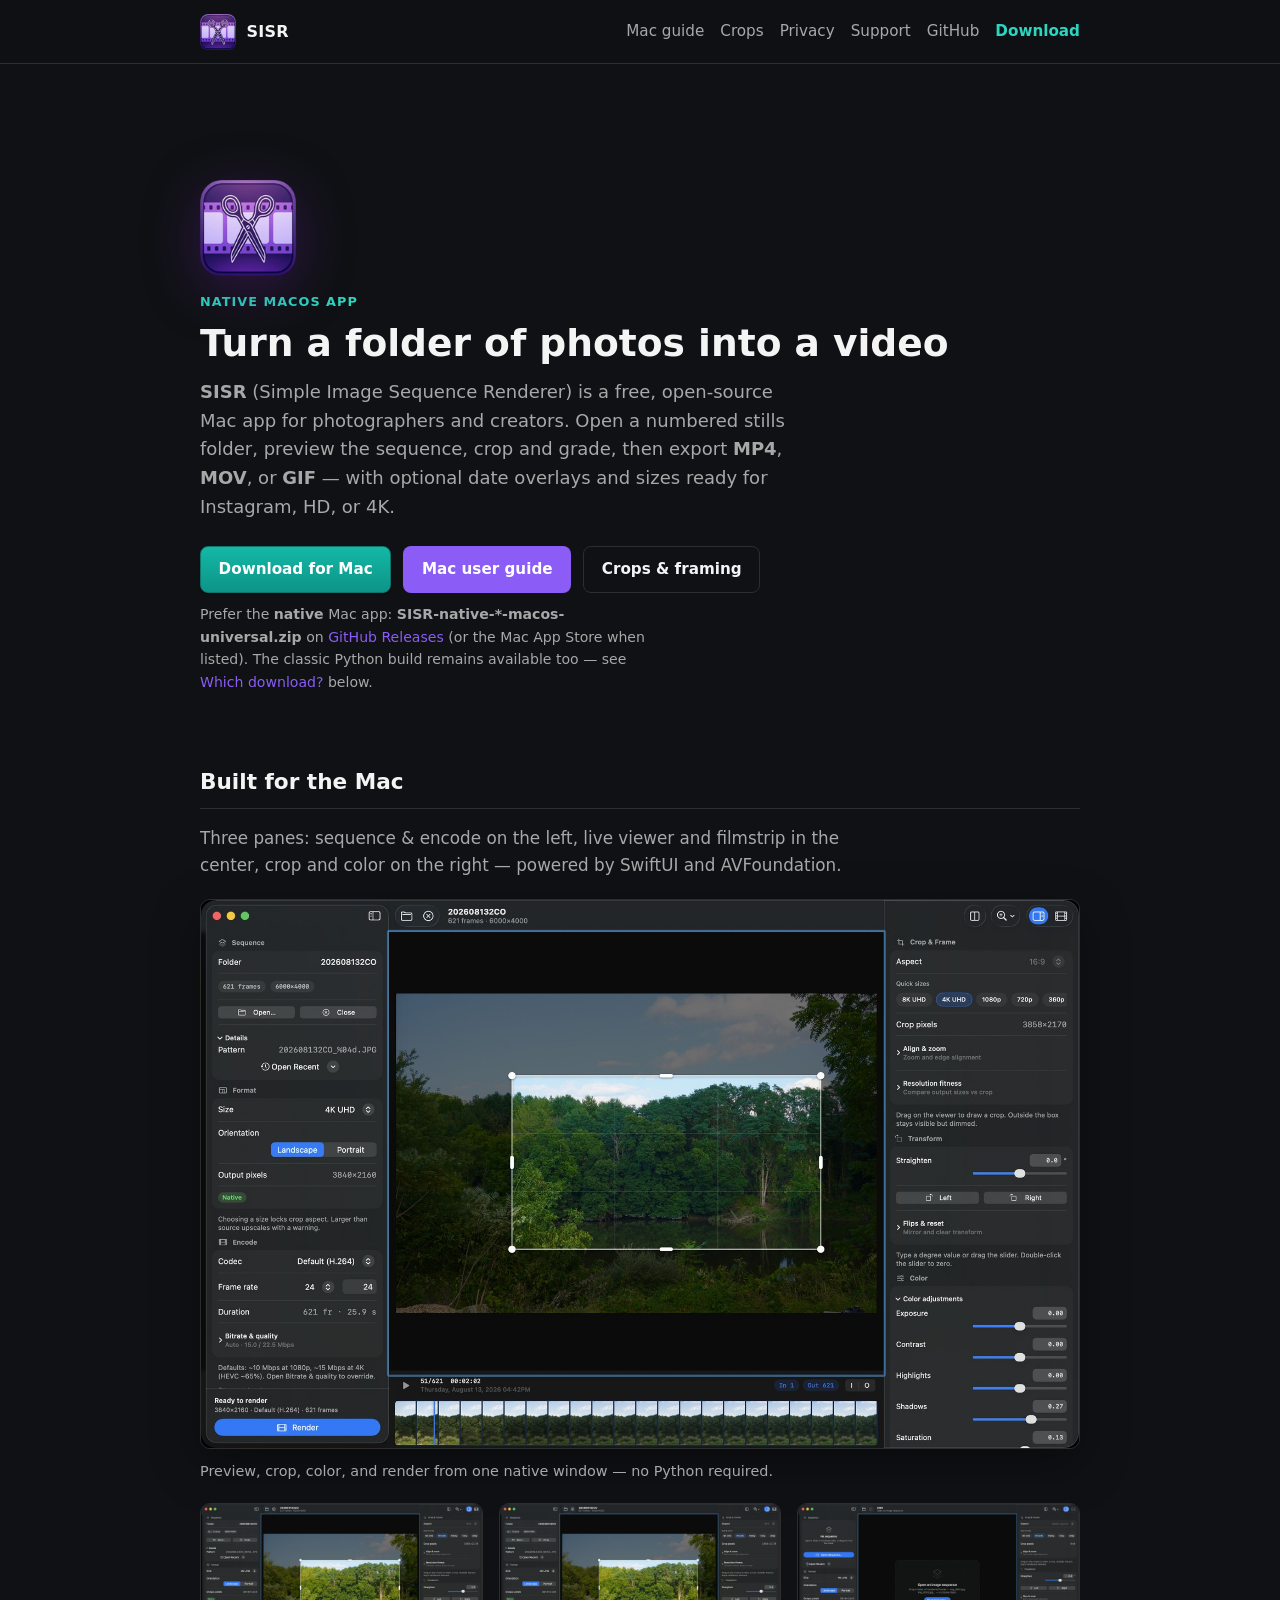
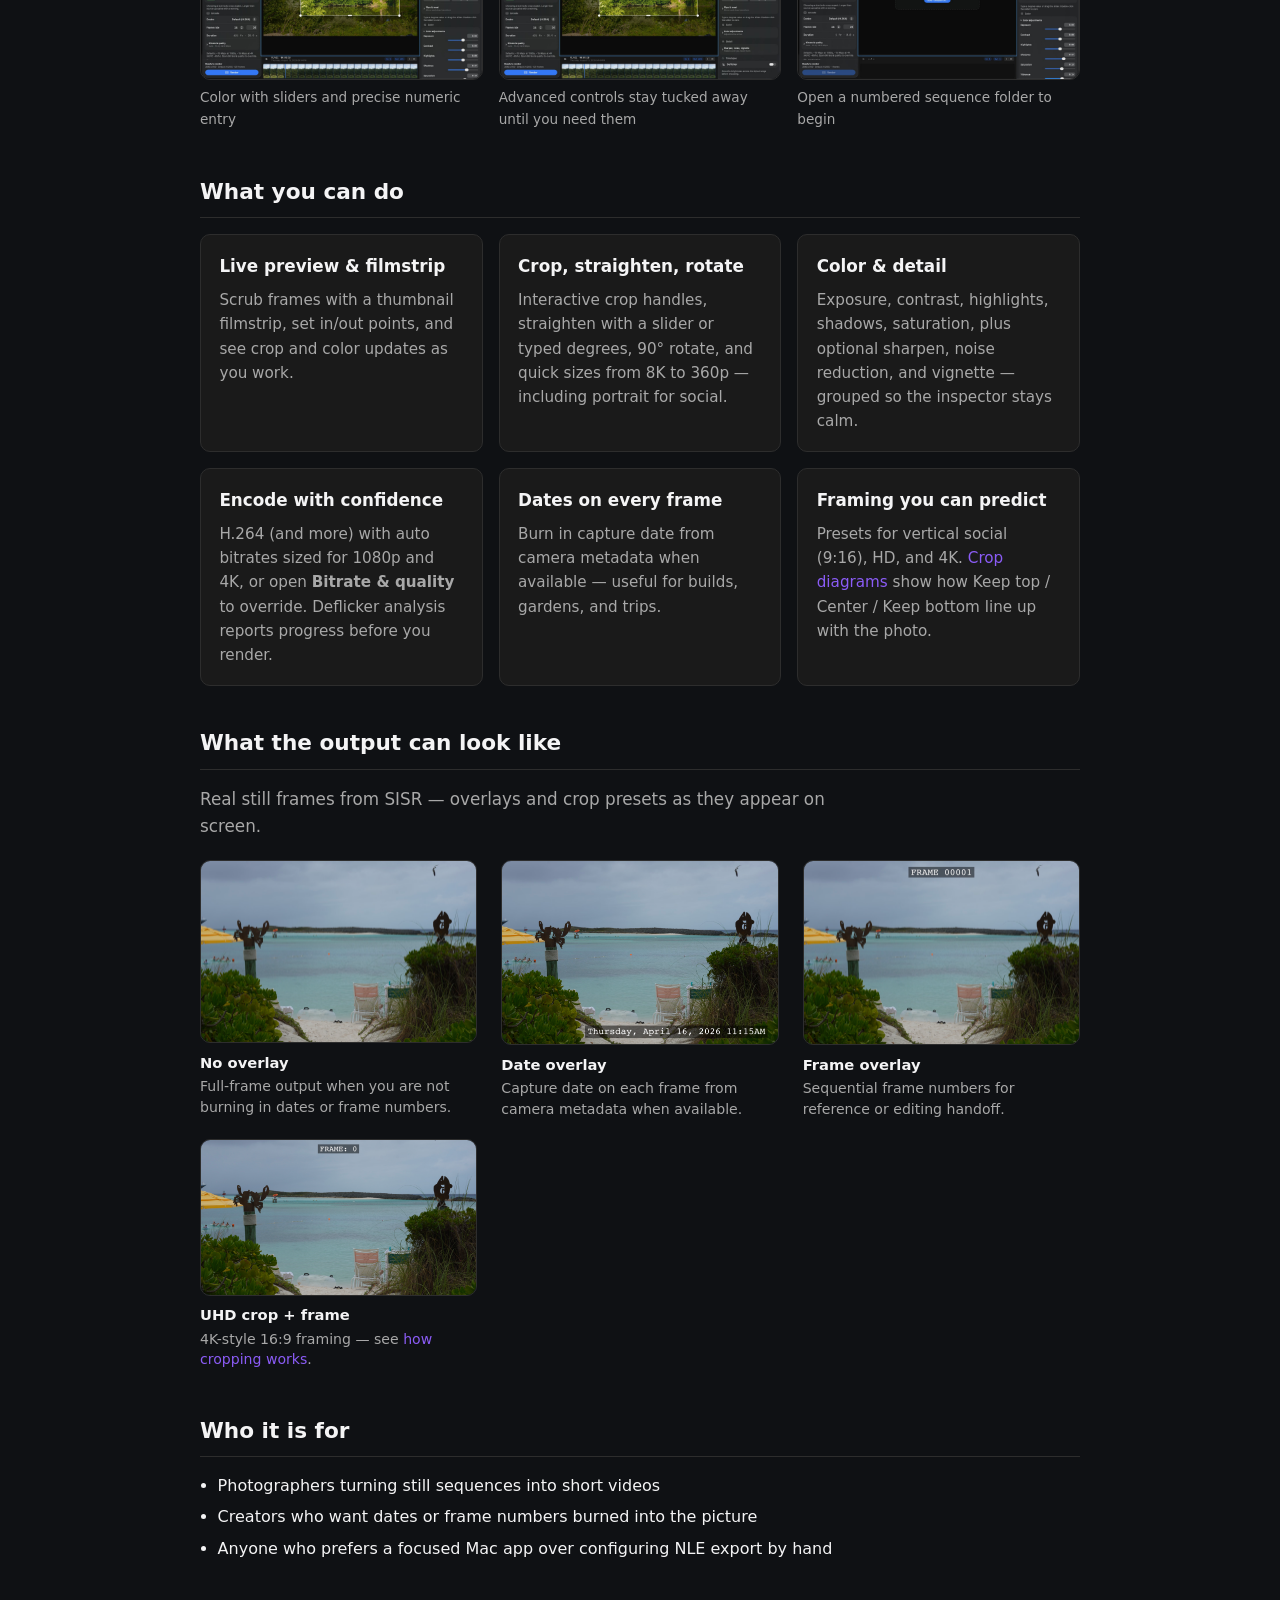
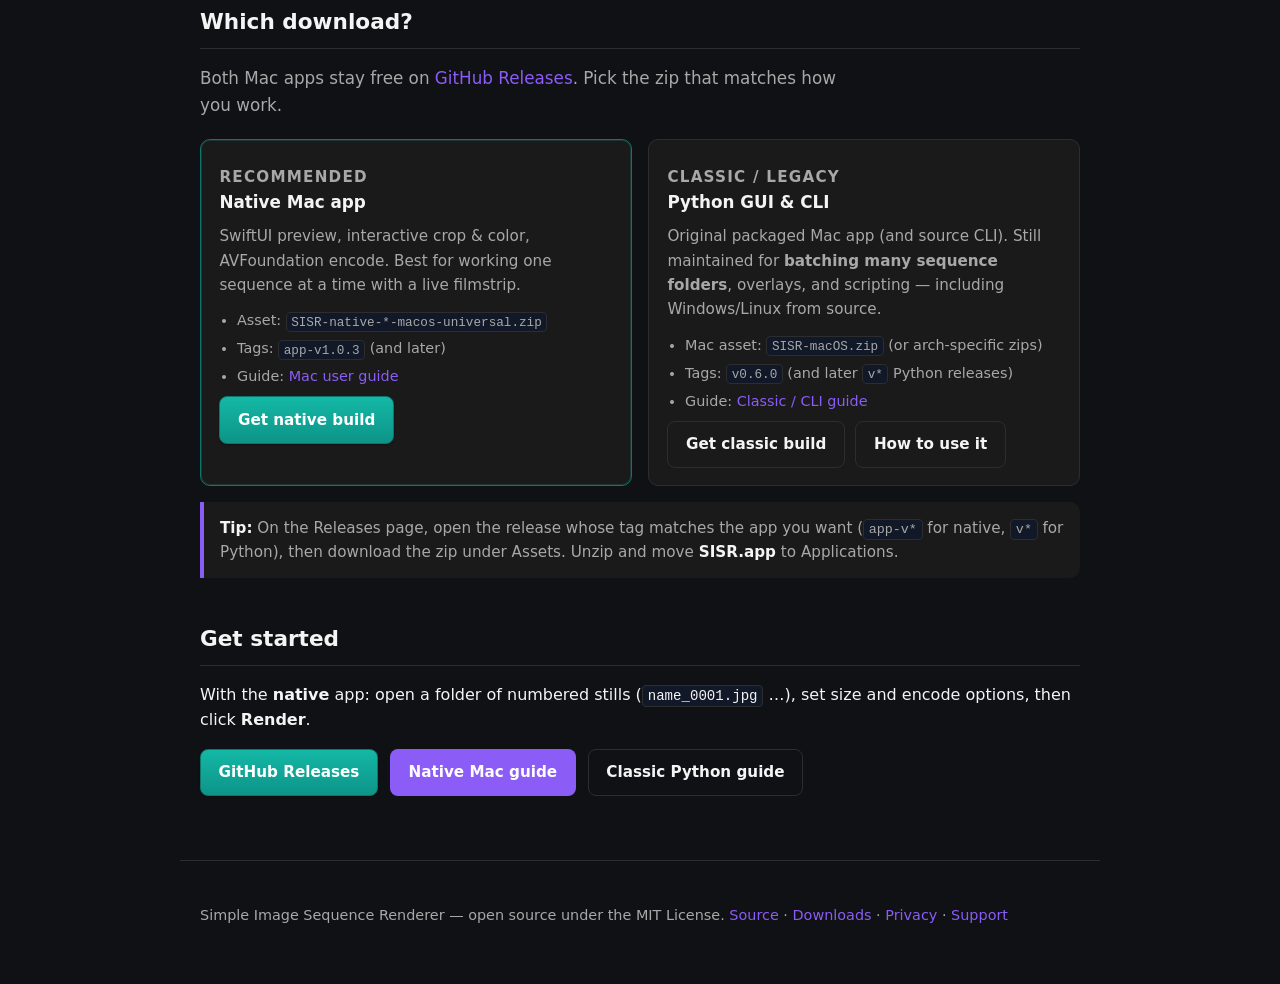
<file: docs/index.html>
<!DOCTYPE html>
<html lang="en">
  <head>
    <meta charset="utf-8" />
    <meta name="viewport" content="width=device-width, initial-scale=1" />
    <title>SISR — Simple Image Sequence Renderer for Mac</title>
    <meta
      name="description"
      content="Native Mac app to turn numbered photo sequences into MP4, MOV, or GIF. Preview, crop, color, and encode with AVFoundation — free and open source."
    />
    <link rel="icon" type="image/png" sizes="32x32" href="assets/favicon-32.png" />
    <link rel="apple-touch-icon" href="assets/icon-128.png" />
    <link rel="stylesheet" href="assets/style.css" />
  </head>
  <body>
    <header class="site-header">
      <div class="site-header__inner">
        <a class="brand" href="index.html" aria-label="SISR home">
          <img
            class="brand__logo"
            src="assets/icon-128.png"
            width="36"
            height="36"
            alt=""
            decoding="async"
          />
          <span>SISR</span>
        </a>
        <nav class="nav" aria-label="Primary">
          <a href="macos-guide.html">Mac guide</a>
          <a href="crops.html">Crops</a>
          <a href="privacy.html">Privacy</a>
          <a href="support.html">Support</a>
          <a href="https://github.com/timelapsetech/sisr">GitHub</a>
          <a class="nav__download" href="https://github.com/timelapsetech/sisr/releases"
            >Download</a
          >
        </nav>
      </div>
    </header>

    <main>
      <section class="hero">
        <p class="hero__logo-wrap">
          <img
            class="hero__logo"
            src="assets/icon-128.png"
            width="96"
            height="96"
            alt=""
            decoding="async"
          />
        </p>
        <p class="eyebrow">Native macOS app</p>
        <h1>Turn a folder of photos into a video</h1>
        <p class="lead">
          <strong>SISR</strong> (Simple Image Sequence Renderer) is a free, open-source Mac
          app for photographers and creators. Open a numbered stills folder, preview the
          sequence, crop and grade, then export <strong>MP4</strong>, <strong>MOV</strong>,
          or <strong>GIF</strong> — with optional date overlays and sizes ready for
          Instagram, HD, or 4K.
        </p>
        <div class="btn-row">
          <a
            class="btn btn--download"
            href="https://github.com/timelapsetech/sisr/releases"
            >Download for Mac</a
          >
          <a class="btn btn--primary" href="macos-guide.html">Mac user guide</a>
          <a class="btn btn--ghost" href="crops.html">Crops &amp; framing</a>
        </div>
        <p class="download-hint">
          Prefer the <strong>native</strong> Mac app:
          <strong>SISR-native-*-macos-universal.zip</strong> on
          <a href="https://github.com/timelapsetech/sisr/releases">GitHub Releases</a>
          (or the Mac App Store when listed). The classic Python build remains available
          too — see <a href="#downloads">Which download?</a> below.
        </p>
      </section>

      <section class="shot-showcase" aria-labelledby="ui-heading">
        <h2 id="ui-heading">Built for the Mac</h2>
        <p class="samples-showcase__lead">
          Three panes: sequence &amp; encode on the left, live viewer and filmstrip in the
          center, crop and color on the right — powered by SwiftUI and AVFoundation.
        </p>
        <figure class="shot-hero">
          <img
            src="assets/screenshots/web-01-workspace.jpg"
            alt="SISR main window with sequence settings, crop overlay, and color adjustments"
            width="1600"
            height="1000"
            decoding="async"
          />
          <figcaption>
            Preview, crop, color, and render from one native window — no Python required.
          </figcaption>
        </figure>
        <div class="shot-grid">
          <figure class="shot-card">
            <img
              src="assets/screenshots/web-03-color.jpg"
              alt="Color adjustments with sliders and numeric fields"
              width="800"
              height="500"
              loading="lazy"
              decoding="async"
            />
            <figcaption>Color with sliders and precise numeric entry</figcaption>
          </figure>
          <figure class="shot-card">
            <img
              src="assets/screenshots/web-05-controls.jpg"
              alt="Progressive disclosure keeps advanced controls collapsed"
              width="800"
              height="500"
              loading="lazy"
              decoding="async"
            />
            <figcaption>Advanced controls stay tucked away until you need them</figcaption>
          </figure>
          <figure class="shot-card">
            <img
              src="assets/screenshots/web-04-empty.jpg"
              alt="Empty state prompting to open a sequence"
              width="800"
              height="500"
              loading="lazy"
              decoding="async"
            />
            <figcaption>Open a numbered sequence folder to begin</figcaption>
          </figure>
        </div>
      </section>

      <section>
        <h2>What you can do</h2>
        <div class="card-grid">
          <article class="card">
            <h3>Live preview &amp; filmstrip</h3>
            <p>
              Scrub frames with a thumbnail filmstrip, set in/out points, and see crop and
              color updates as you work.
            </p>
          </article>
          <article class="card">
            <h3>Crop, straighten, rotate</h3>
            <p>
              Interactive crop handles, straighten with a slider or typed degrees, 90°
              rotate, and quick sizes from 8K to 360p — including portrait for social.
            </p>
          </article>
          <article class="card">
            <h3>Color &amp; detail</h3>
            <p>
              Exposure, contrast, highlights, shadows, saturation, plus optional sharpen,
              noise reduction, and vignette — grouped so the inspector stays calm.
            </p>
          </article>
          <article class="card">
            <h3>Encode with confidence</h3>
            <p>
              H.264 (and more) with auto bitrates sized for 1080p and 4K, or open
              <strong>Bitrate &amp; quality</strong> to override. Deflicker analysis reports
              progress before you render.
            </p>
          </article>
          <article class="card">
            <h3>Dates on every frame</h3>
            <p>
              Burn in capture date from camera metadata when available — useful for builds,
              gardens, and trips.
            </p>
          </article>
          <article class="card">
            <h3>Framing you can predict</h3>
            <p>
              Presets for vertical social (9:16), HD, and 4K.
              <a href="crops.html">Crop diagrams</a> show how Keep top / Center / Keep bottom
              line up with the photo.
            </p>
          </article>
        </div>
      </section>

      <section id="samples" class="samples-showcase" aria-labelledby="samples-heading">
        <h2 id="samples-heading">What the output can look like</h2>
        <p class="samples-showcase__lead">
          Real still frames from SISR — overlays and crop presets as they appear on screen.
        </p>
        <div class="sample-grid">
          <figure class="sample-figure">
            <img
              src="assets/samples/output-clean.png"
              alt="Landscape photograph as a video frame with no text overlay"
              width="1100"
              height="725"
              loading="lazy"
              decoding="async"
            />
            <figcaption>
              <strong>No overlay</strong>
              Full-frame output when you are not burning in dates or frame numbers.
            </figcaption>
          </figure>
          <figure class="sample-figure">
            <img
              src="assets/samples/overlay-date.png"
              alt="Landscape photograph with a date stamp in the corner"
              width="1100"
              height="732"
              loading="lazy"
              decoding="async"
            />
            <figcaption>
              <strong>Date overlay</strong>
              Capture date on each frame from camera metadata when available.
            </figcaption>
          </figure>
          <figure class="sample-figure">
            <img
              src="assets/samples/overlay-frame.png"
              alt="Landscape photograph with a frame number in the corner"
              width="1100"
              height="733"
              loading="lazy"
              decoding="async"
            />
            <figcaption>
              <strong>Frame overlay</strong>
              Sequential frame numbers for reference or editing handoff.
            </figcaption>
          </figure>
          <figure class="sample-figure">
            <img
              src="assets/samples/crop-uhd-frame.png"
              alt="Wide landscape in 16:9 with a frame number overlay"
              width="1100"
              height="617"
              loading="lazy"
              decoding="async"
            />
            <figcaption>
              <strong>UHD crop + frame</strong>
              4K-style 16:9 framing — see <a href="crops.html">how cropping works</a>.
            </figcaption>
          </figure>
        </div>
      </section>

      <section>
        <h2>Who it is for</h2>
        <ul>
          <li>Photographers turning still sequences into short videos</li>
          <li>Creators who want dates or frame numbers burned into the picture</li>
          <li>Anyone who prefers a focused Mac app over configuring NLE export by hand</li>
        </ul>
      </section>

      <section id="downloads">
        <h2>Which download?</h2>
        <p class="samples-showcase__lead">
          Both Mac apps stay free on
          <a href="https://github.com/timelapsetech/sisr/releases">GitHub Releases</a>.
          Pick the zip that matches how you work.
        </p>
        <div class="card-grid">
          <article class="card card--accent">
            <p class="card__eyebrow">Recommended</p>
            <h3>Native Mac app</h3>
            <p>
              SwiftUI preview, interactive crop &amp; color, AVFoundation encode. Best for
              working one sequence at a time with a live filmstrip.
            </p>
            <ul class="card__list">
              <li>Asset: <code>SISR-native-*-macos-universal.zip</code></li>
              <li>Tags: <code>app-v1.0.3</code> (and later)</li>
              <li>Guide: <a href="macos-guide.html">Mac user guide</a></li>
            </ul>
            <p class="card__actions">
              <a
                class="btn btn--download"
                href="https://github.com/timelapsetech/sisr/releases"
                >Get native build</a
              >
            </p>
          </article>
          <article class="card">
            <p class="card__eyebrow">Classic / legacy</p>
            <h3>Python GUI &amp; CLI</h3>
            <p>
              Original packaged Mac app (and source CLI). Still maintained for
              <strong>batching many sequence folders</strong>, overlays, and scripting —
              including Windows/Linux from source.
            </p>
            <ul class="card__list">
              <li>Mac asset: <code>SISR-macOS.zip</code> (or arch-specific zips)</li>
              <li>Tags: <code>v0.6.0</code> (and later <code>v*</code> Python releases)</li>
              <li>Guide: <a href="guide.html">Classic / CLI guide</a></li>
            </ul>
            <p class="card__actions">
              <a
                class="btn btn--ghost"
                href="https://github.com/timelapsetech/sisr/releases"
                >Get classic build</a
              >
              <a class="btn btn--ghost" href="guide.html">How to use it</a>
            </p>
          </article>
        </div>
        <p class="callout">
          <strong>Tip:</strong> On the Releases page, open the release whose tag matches the
          app you want (<code>app-v*</code> for native, <code>v*</code> for Python), then
          download the zip under Assets. Unzip and move <strong>SISR.app</strong> to
          Applications.
        </p>
      </section>

      <section>
        <h2>Get started</h2>
        <p>
          With the <strong>native</strong> app: open a folder of numbered stills
          (<code>name_0001.jpg</code> …), set size and encode options, then click
          <strong>Render</strong>.
        </p>
        <div class="download-inline">
          <a
            class="btn btn--download"
            href="https://github.com/timelapsetech/sisr/releases"
            >GitHub Releases</a
          >
          <a class="btn btn--primary" href="macos-guide.html">Native Mac guide</a>
          <a class="btn btn--ghost" href="guide.html">Classic Python guide</a>
        </div>
      </section>
    </main>

    <footer class="site-footer">
      <p>
        Simple Image Sequence Renderer — open source under the MIT License.
        <a href="https://github.com/timelapsetech/sisr">Source</a>
        ·
        <a href="https://github.com/timelapsetech/sisr/releases">Downloads</a>
        ·
        <a href="privacy.html">Privacy</a>
        ·
        <a href="support.html">Support</a>
      </p>
    </footer>
  </body>
</html>
</file>
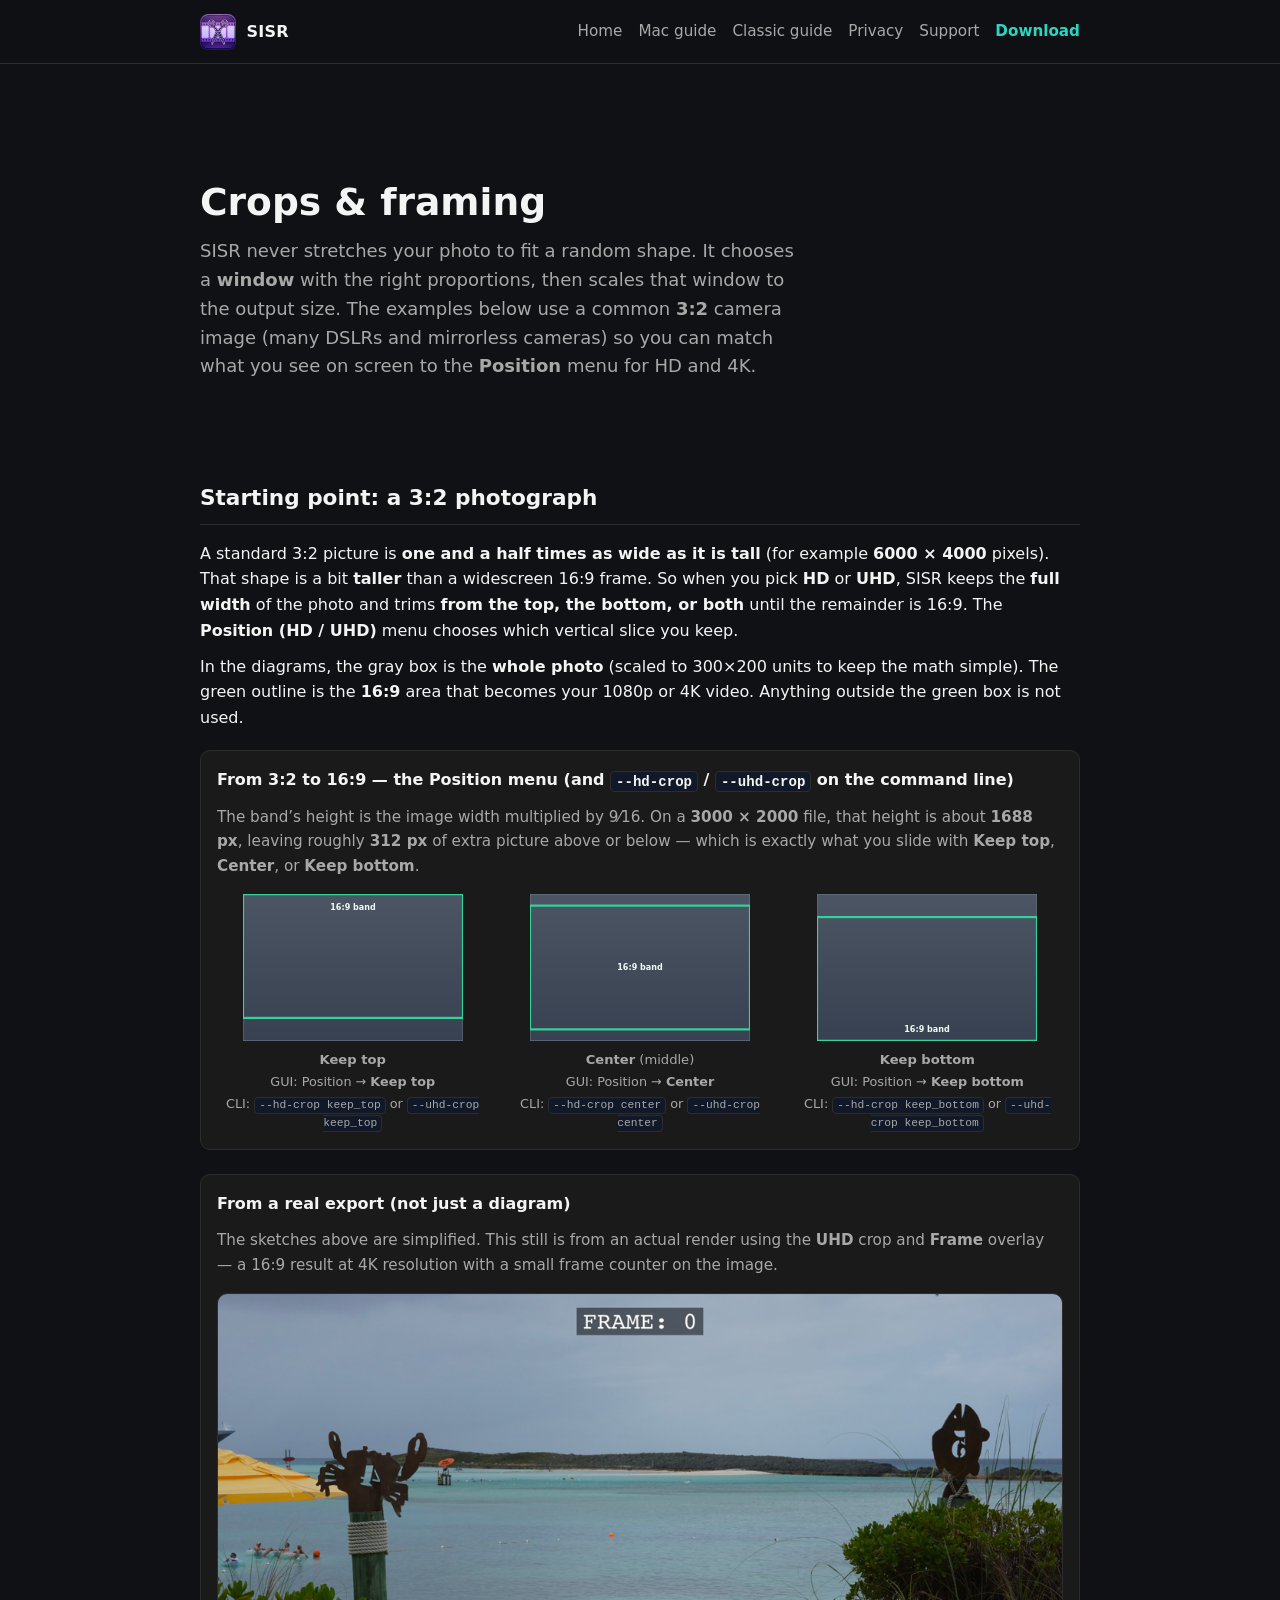
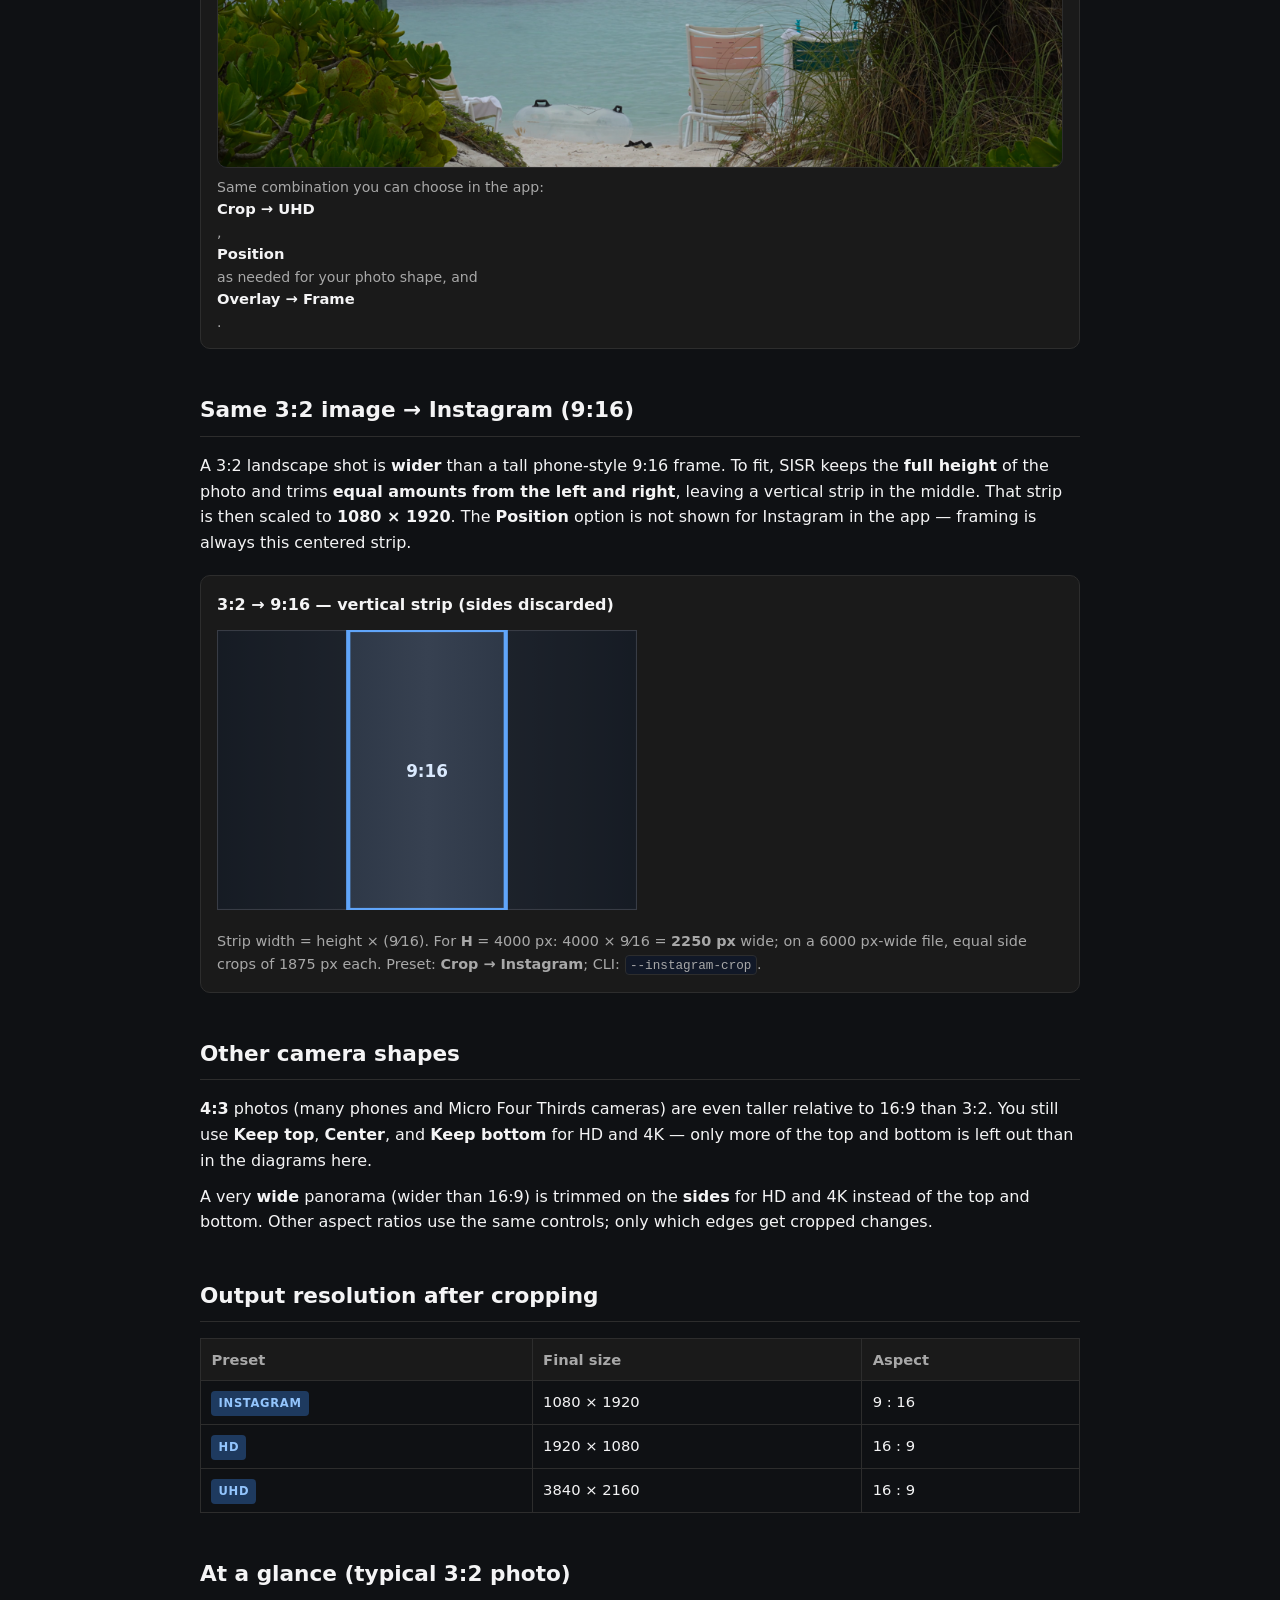
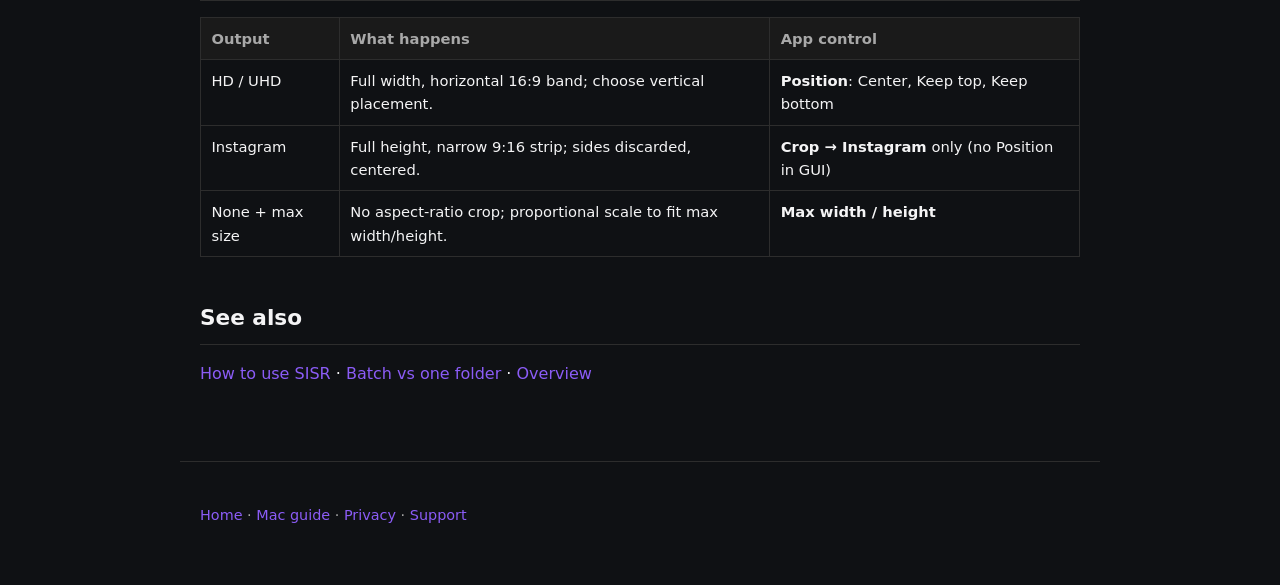
<file: docs/crops.html>
<!DOCTYPE html>
<html lang="en">
  <head>
    <meta charset="utf-8" />
    <meta name="viewport" content="width=device-width, initial-scale=1" />
    <title>Crops &amp; framing — SISR</title>
    <meta
      name="description"
      content="See how a typical 3:2 camera photo is cropped for HD, 4K, or Instagram in SISR, and how Keep top, Center, and Keep bottom line up with the app."
    />
    <link rel="icon" type="image/png" sizes="32x32" href="assets/favicon-32.png" />
    <link rel="apple-touch-icon" href="assets/icon-128.png" />
    <link rel="stylesheet" href="assets/style.css" />
  </head>
  <body>
    <header class="site-header">
      <div class="site-header__inner">
        <a class="brand" href="index.html" aria-label="SISR home">
          <img
            class="brand__logo"
            src="assets/icon-128.png"
            width="36"
            height="36"
            alt=""
            decoding="async"
          />
          <span>SISR</span>
        </a>
        <nav class="nav" aria-label="Primary">
          <a href="index.html">Home</a>
          <a href="macos-guide.html">Mac guide</a>
          <a href="guide.html">Classic guide</a>
          <a href="privacy.html">Privacy</a>
          <a href="support.html">Support</a>
          <a class="nav__download" href="https://github.com/timelapsetech/sisr/releases">Download</a>
        </nav>
      </div>
    </header>

    <main>
      <section class="hero">
        <h1>Crops &amp; framing</h1>
        <p class="lead">
          SISR never stretches your photo to fit a random shape. It chooses a
          <strong>window</strong> with the right proportions, then scales that window to the
          output size. The examples below use a common <strong>3:2</strong> camera image
          (many DSLRs and mirrorless cameras) so you can match what you see on screen to the
          <strong>Position</strong> menu for HD and 4K.
        </p>
      </section>

      <section id="photography-32">
        <h2>Starting point: a 3:2 photograph</h2>
        <p>
          A standard 3:2 picture is <strong>one and a half times as wide as it is tall</strong>
          (for example <strong>6000 × 4000</strong> pixels). That shape is a bit
          <strong>taller</strong> than a widescreen 16:9 frame. So when you pick
          <strong>HD</strong> or <strong>UHD</strong>, SISR keeps the <strong>full width</strong>
          of the photo and trims <strong>from the top, the bottom, or both</strong> until the
          remainder is 16:9. The <strong>Position (HD / UHD)</strong> menu chooses which
          vertical slice you keep.
        </p>
        <p>
          In the diagrams, the gray box is the <strong>whole photo</strong> (scaled to 300×200
          units to keep the math simple). The green outline is the <strong>16:9</strong> area
          that becomes your 1080p or 4K video. Anything outside the green box is not used.
        </p>

        <div class="figure">
          <p class="figure__title">
            From 3:2 to 16:9 — the <strong>Position</strong> menu (and
            <code>--hd-crop</code> / <code>--uhd-crop</code> on the command line)
          </p>
          <p class="figure__intro">
            The band’s height is the image width multiplied by 9⁄16. On a
            <strong>3000 × 2000</strong> file, that height is about <strong>1688 px</strong>,
            leaving roughly <strong>312 px</strong> of extra picture above or below — which
            is exactly what you slide with <strong>Keep top</strong>, <strong>Center</strong>,
            or <strong>Keep bottom</strong>.
          </p>
          <div class="diagram-row">
            <div class="diagram-box">
              <svg
                viewBox="0 0 300 200"
                width="220"
                height="147"
                role="img"
                aria-labelledby="hd-top-title"
              >
                <title id="hd-top-title">3:2 image with 16:9 band at top, Keep top</title>
                <defs>
                  <linearGradient id="ph32-a" x1="0" y1="0" x2="0" y2="1">
                    <stop offset="0%" stop-color="#4b5563" />
                    <stop offset="100%" stop-color="#374151" />
                  </linearGradient>
                </defs>
                <rect x="0" y="0" width="300" height="200" fill="url(#ph32-a)" stroke="#6b7280" stroke-width="1.5" />
                <rect x="0" y="0" width="300" height="168.75" fill="none" stroke="#34d399" stroke-width="3" />
                <text x="150" y="22" text-anchor="middle" fill="#ecfdf5" font-size="11" font-family="system-ui,sans-serif" font-weight="600">16:9 band</text>
              </svg>
              <div class="diagram-label">
                <strong>Keep top</strong><br />
                <span class="app-map">GUI: Position → <strong>Keep top</strong></span><br />
                <span class="app-map">CLI: <code>--hd-crop keep_top</code> or <code>--uhd-crop keep_top</code></span>
              </div>
            </div>
            <div class="diagram-box">
              <svg
                viewBox="0 0 300 200"
                width="220"
                height="147"
                role="img"
                aria-labelledby="hd-mid-title"
              >
                <title id="hd-mid-title">3:2 image with 16:9 band centered</title>
                <defs>
                  <linearGradient id="ph32-b" x1="0" y1="0" x2="0" y2="1">
                    <stop offset="0%" stop-color="#4b5563" />
                    <stop offset="100%" stop-color="#374151" />
                  </linearGradient>
                </defs>
                <rect x="0" y="0" width="300" height="200" fill="url(#ph32-b)" stroke="#6b7280" stroke-width="1.5" />
                <rect x="0" y="15.625" width="300" height="168.75" fill="none" stroke="#34d399" stroke-width="3" />
                <text x="150" y="104" text-anchor="middle" fill="#ecfdf5" font-size="11" font-family="system-ui,sans-serif" font-weight="600">16:9 band</text>
              </svg>
              <div class="diagram-label">
                <strong>Center</strong> (middle)<br />
                <span class="app-map">GUI: Position → <strong>Center</strong></span><br />
                <span class="app-map">CLI: <code>--hd-crop center</code> or <code>--uhd-crop center</code></span>
              </div>
            </div>
            <div class="diagram-box">
              <svg
                viewBox="0 0 300 200"
                width="220"
                height="147"
                role="img"
                aria-labelledby="hd-bot-title"
              >
                <title id="hd-bot-title">3:2 image with 16:9 band at bottom, Keep bottom</title>
                <defs>
                  <linearGradient id="ph32-c" x1="0" y1="0" x2="0" y2="1">
                    <stop offset="0%" stop-color="#4b5563" />
                    <stop offset="100%" stop-color="#374151" />
                  </linearGradient>
                </defs>
                <rect x="0" y="0" width="300" height="200" fill="url(#ph32-c)" stroke="#6b7280" stroke-width="1.5" />
                <rect x="0" y="31.25" width="300" height="168.75" fill="none" stroke="#34d399" stroke-width="3" />
                <text x="150" y="188" text-anchor="middle" fill="#ecfdf5" font-size="11" font-family="system-ui,sans-serif" font-weight="600">16:9 band</text>
              </svg>
              <div class="diagram-label">
                <strong>Keep bottom</strong><br />
                <span class="app-map">GUI: Position → <strong>Keep bottom</strong></span><br />
                <span class="app-map">CLI: <code>--hd-crop keep_bottom</code> or <code>--uhd-crop keep_bottom</code></span>
              </div>
            </div>
          </div>
        </div>

        <div class="figure sample-realshot">
          <p class="figure__title">From a real export (not just a diagram)</p>
          <p class="figure__intro">
            The sketches above are simplified. This still is from an actual render using the
            <strong>UHD</strong> crop and <strong>Frame</strong> overlay — a 16:9 result at
            4K resolution with a small frame counter on the image.
          </p>
          <figure class="sample-figure">
            <img
              src="assets/samples/crop-uhd-frame.png"
              alt="Exported video frame showing wide 16:9 landscape with frame number overlay"
              width="1100"
              height="617"
              loading="lazy"
              decoding="async"
            />
            <figcaption>
              Same combination you can choose in the app: <strong>Crop → UHD</strong>,
              <strong>Position</strong> as needed for your photo shape, and
              <strong>Overlay → Frame</strong>.
            </figcaption>
          </figure>
        </div>
      </section>

      <section id="ig-32">
        <h2>Same 3:2 image → Instagram (9:16)</h2>
        <p>
          A 3:2 landscape shot is <strong>wider</strong> than a tall phone-style 9:16 frame.
          To fit, SISR keeps the <strong>full height</strong> of the photo and trims
          <strong>equal amounts from the left and right</strong>, leaving a vertical strip in
          the middle. That strip is then scaled to <strong>1080 × 1920</strong>. The
          <strong>Position</strong> option is not shown for Instagram in the app — framing is
          always this centered strip.
        </p>

        <div class="figure">
          <p class="figure__title">3:2 → 9:16 — vertical strip (sides discarded)</p>
          <svg
            viewBox="0 0 300 200"
            width="100%"
            style="max-width: 420px"
            role="img"
            aria-labelledby="ig32-title"
          >
            <title id="ig32-title">3:2 frame with centered 9:16 strip</title>
            <defs>
              <linearGradient id="ph32-ig" x1="0" y1="0" x2="1" y2="0">
                <stop offset="0%" stop-color="#1f2937" />
                <stop offset="50%" stop-color="#374151" />
                <stop offset="100%" stop-color="#1f2937" />
              </linearGradient>
            </defs>
            <rect x="0" y="0" width="300" height="200" fill="url(#ph32-ig)" stroke="#6b7280" stroke-width="1.5" />
            <rect x="0" y="0" width="93.75" height="200" fill="#0f1114" opacity="0.55" />
            <rect x="206.25" y="0" width="93.75" height="200" fill="#0f1114" opacity="0.55" />
            <rect x="93.75" y="0" width="112.5" height="200" fill="none" stroke="#60a5fa" stroke-width="3" />
            <text x="150" y="105" text-anchor="middle" fill="#dbeafe" font-size="12" font-family="system-ui,sans-serif" font-weight="600">9:16</text>
          </svg>
          <p class="figure__caption">
            Strip width = height × (9⁄16). For <strong>H</strong> = 4000 px:
            4000 × 9⁄16 = <strong>2250 px</strong> wide; on a 6000 px-wide file, equal side
            crops of 1875 px each. Preset: <strong>Crop → Instagram</strong>; CLI:
            <code>--instagram-crop</code>.
          </p>
        </div>
      </section>

      <section id="other-aspects">
        <h2>Other camera shapes</h2>
        <p>
          <strong>4:3</strong> photos (many phones and Micro Four Thirds cameras) are even taller
          relative to 16:9 than 3:2. You still use <strong>Keep top</strong>,
          <strong>Center</strong>, and <strong>Keep bottom</strong> for HD and 4K — only more
          of the top and bottom is left out than in the diagrams here.
        </p>
        <p>
          A very <strong>wide</strong> panorama (wider than 16:9) is trimmed on the
          <strong>sides</strong> for HD and 4K instead of the top and bottom. Other aspect
          ratios use the same controls; only which edges get cropped changes.
        </p>
      </section>

      <section id="presets">
        <h2>Output resolution after cropping</h2>
        <table>
          <thead>
            <tr>
              <th>Preset</th>
              <th>Final size</th>
              <th>Aspect</th>
            </tr>
          </thead>
          <tbody>
            <tr>
              <td><span class="badge">Instagram</span></td>
              <td>1080 × 1920</td>
              <td>9 : 16</td>
            </tr>
            <tr>
              <td><span class="badge">HD</span></td>
              <td>1920 × 1080</td>
              <td>16 : 9</td>
            </tr>
            <tr>
              <td><span class="badge">UHD</span></td>
              <td>3840 × 2160</td>
              <td>16 : 9</td>
            </tr>
          </tbody>
        </table>
      </section>

      <section id="summary">
        <h2>At a glance (typical 3:2 photo)</h2>
        <table>
          <thead>
            <tr>
              <th>Output</th>
              <th>What happens</th>
              <th>App control</th>
            </tr>
          </thead>
          <tbody>
            <tr>
              <td>HD / UHD</td>
              <td>Full width, horizontal 16:9 band; choose vertical placement.</td>
              <td><strong>Position</strong>: Center, Keep top, Keep bottom</td>
            </tr>
            <tr>
              <td>Instagram</td>
              <td>Full height, narrow 9:16 strip; sides discarded, centered.</td>
              <td><strong>Crop → Instagram</strong> only (no Position in GUI)</td>
            </tr>
            <tr>
              <td>None + max size</td>
              <td>No aspect-ratio crop; proportional scale to fit max width/height.</td>
              <td><strong>Max width / height</strong></td>
            </tr>
          </tbody>
        </table>
      </section>

      <section>
        <h2>See also</h2>
        <p>
          <a href="guide.html">How to use SISR</a>
          ·
          <a href="guide.html#folders">Batch vs one folder</a>
          ·
          <a href="index.html">Overview</a>
        </p>
      </section>
    </main>

    <footer class="site-footer">
      <p>
        <a href="index.html">Home</a>
        ·
        <a href="macos-guide.html">Mac guide</a>
        ·
        <a href="privacy.html">Privacy</a>
        ·
        <a href="support.html">Support</a>
      </p>
    </footer>
  </body>
</html>
</file>
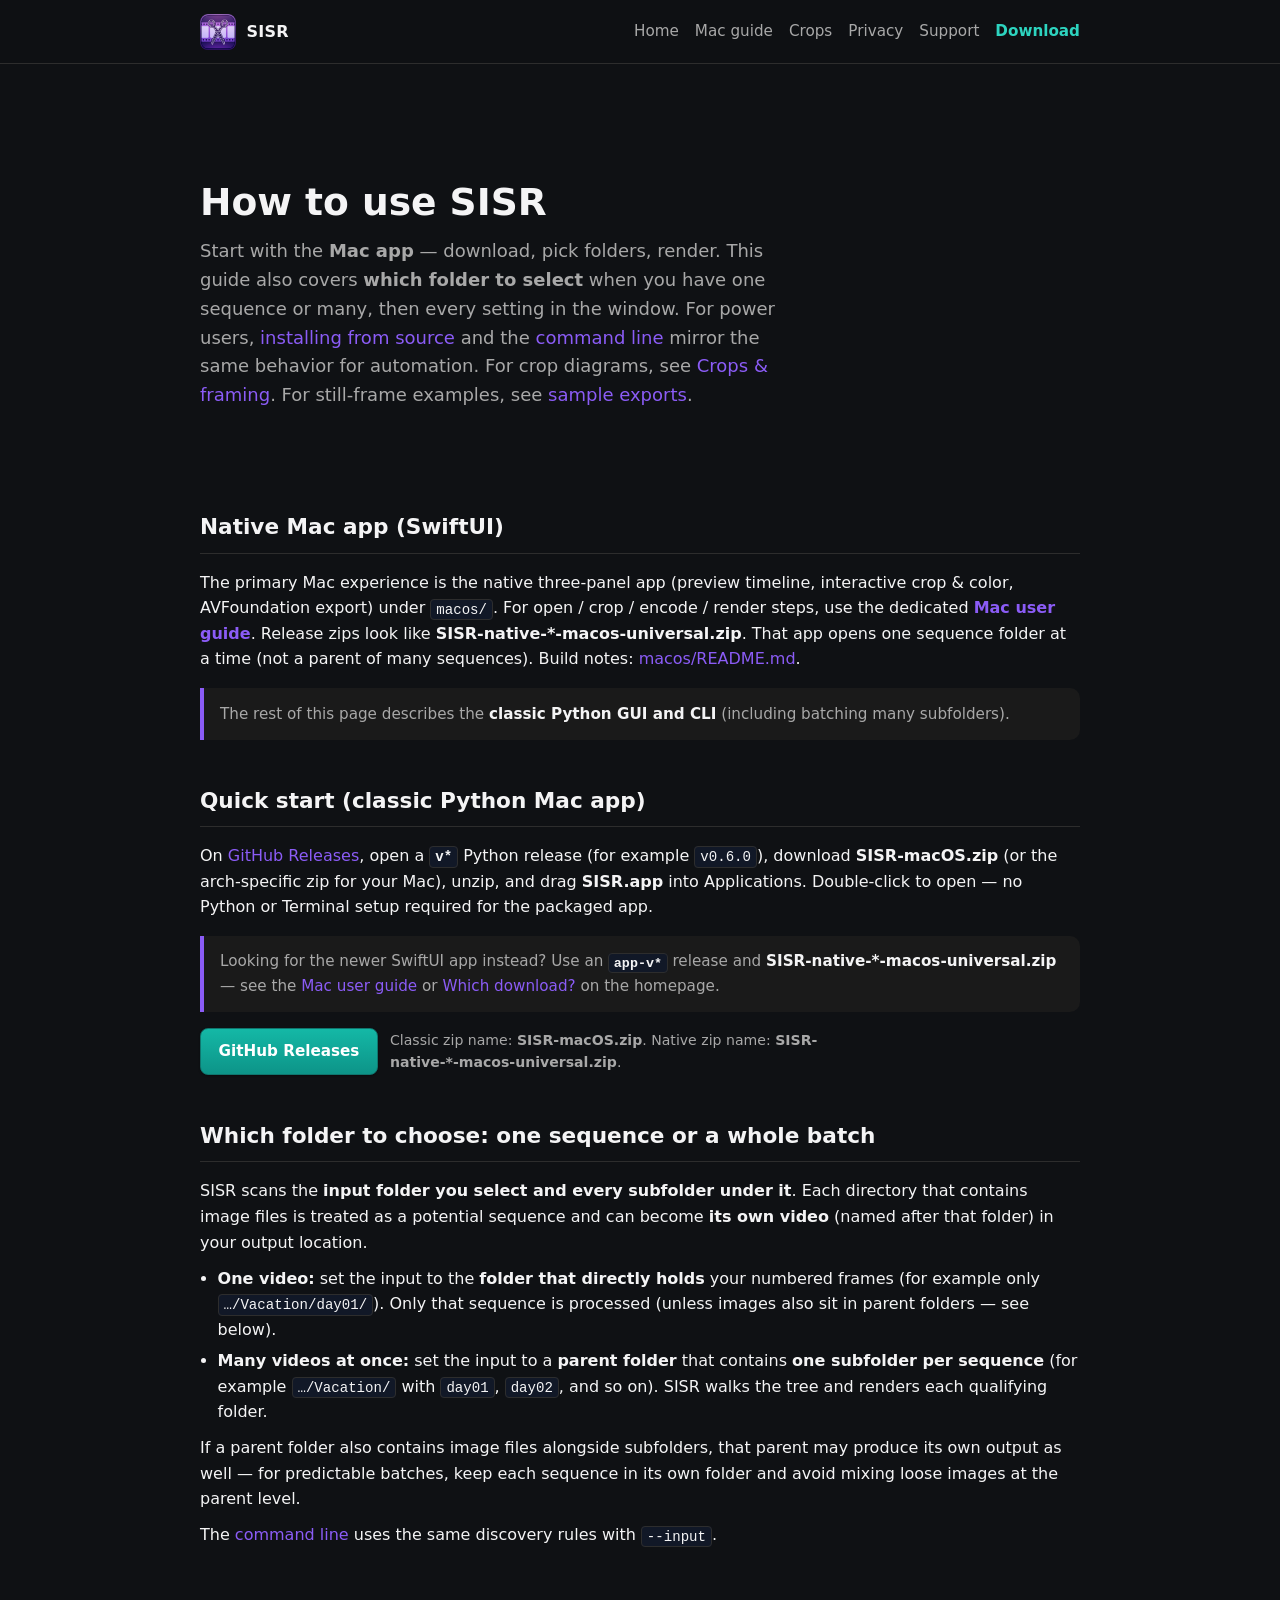
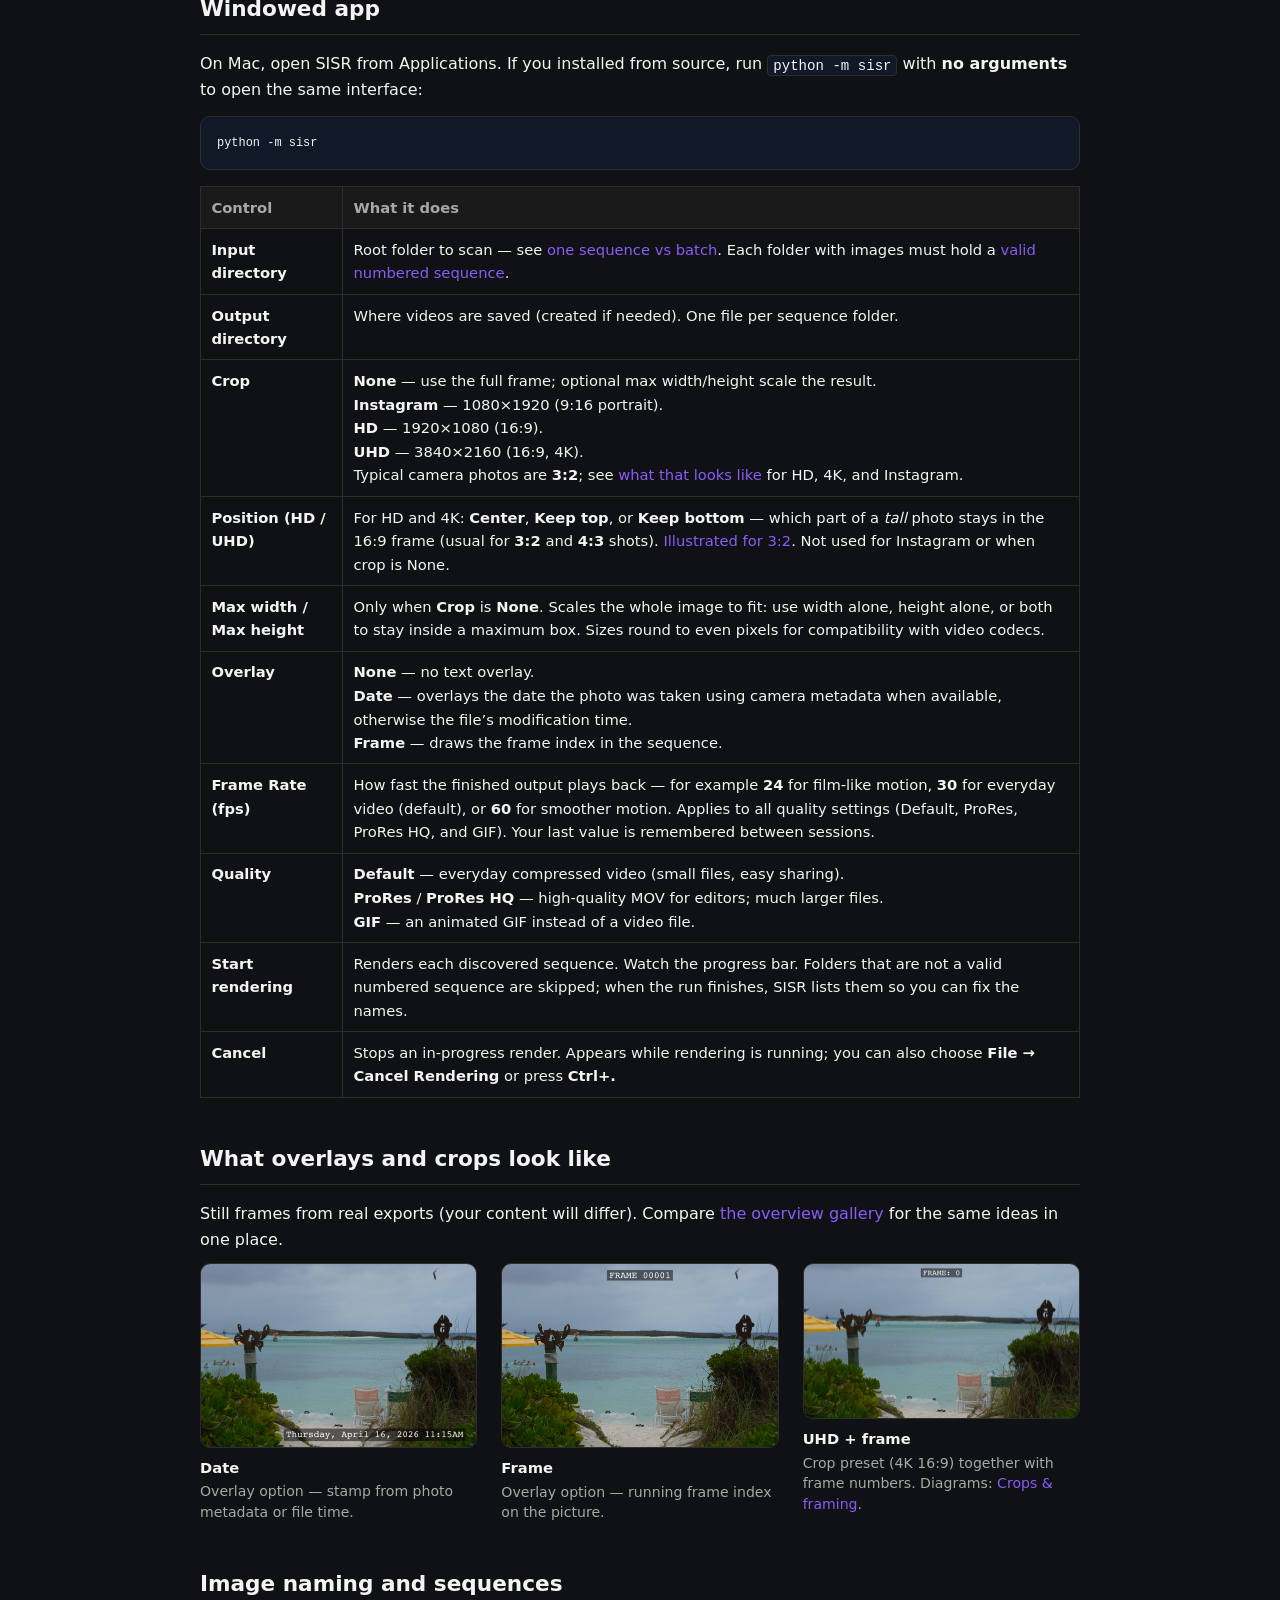
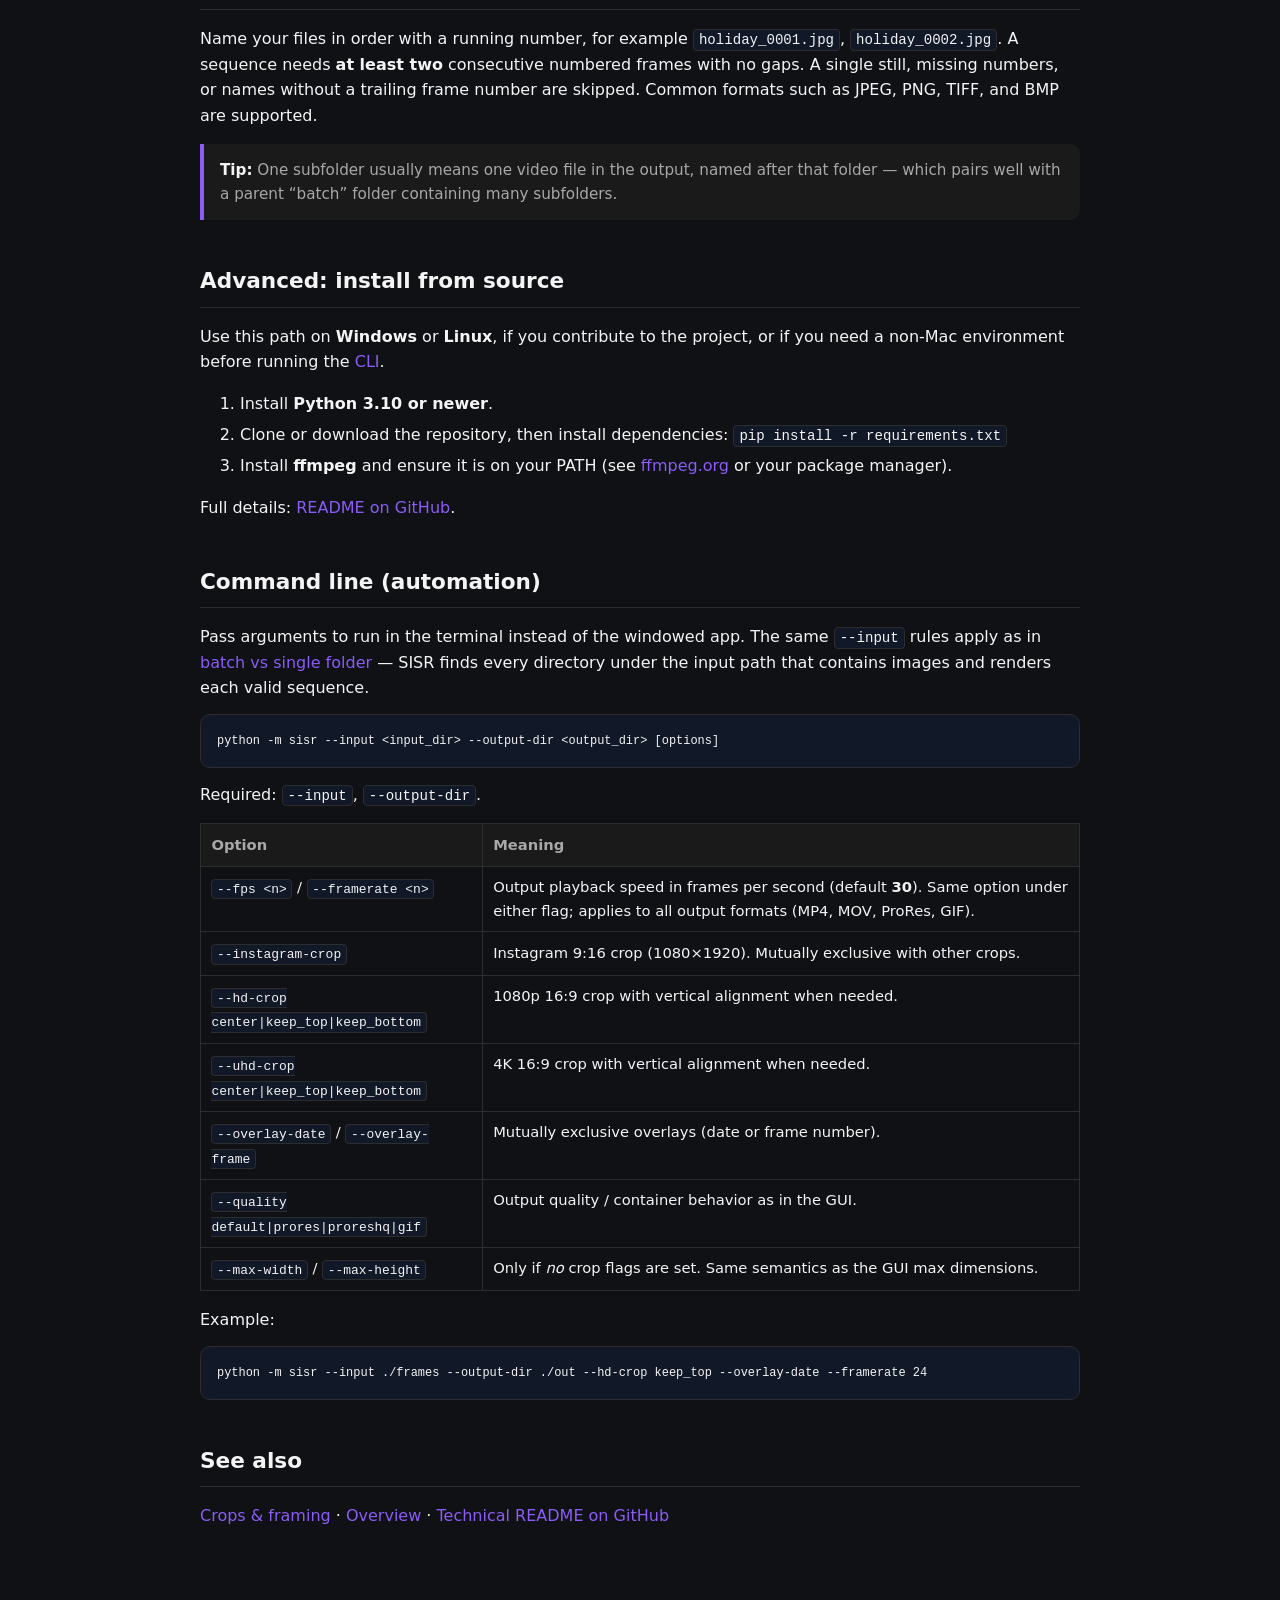
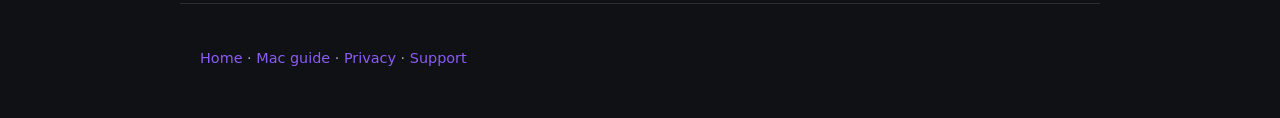
<file: docs/guide.html>
<!DOCTYPE html>
<html lang="en">
  <head>
    <meta charset="utf-8" />
    <meta name="viewport" content="width=device-width, initial-scale=1" />
    <title>How to use SISR — user guide</title>
    <meta
      name="description"
      content="Download SISR for Mac, choose one sequence folder or a parent folder to batch subfolders, then explore crops and overlays. Advanced: install from source and use the command line."
    />
    <link rel="icon" type="image/png" sizes="32x32" href="assets/favicon-32.png" />
    <link rel="apple-touch-icon" href="assets/icon-128.png" />
    <link rel="stylesheet" href="assets/style.css" />
  </head>
  <body>
    <header class="site-header">
      <div class="site-header__inner">
        <a class="brand" href="index.html" aria-label="SISR home">
          <img
            class="brand__logo"
            src="assets/icon-128.png"
            width="36"
            height="36"
            alt=""
            decoding="async"
          />
          <span>SISR</span>
        </a>
        <nav class="nav" aria-label="Primary">
          <a href="index.html">Home</a>
          <a href="macos-guide.html">Mac guide</a>
          <a href="crops.html">Crops</a>
          <a href="privacy.html">Privacy</a>
          <a href="support.html">Support</a>
          <a class="nav__download" href="https://github.com/timelapsetech/sisr/releases">Download</a>
        </nav>
      </div>
    </header>

    <main>
      <section class="hero">
        <h1>How to use SISR</h1>
        <p class="lead">
          Start with the <strong>Mac app</strong> — download, pick folders, render. This
          guide also covers <strong>which folder to select</strong> when you have one
          sequence or many, then every setting in the window. For power users,
          <a href="#advanced-install">installing from source</a> and the
          <a href="#cli">command line</a> mirror the same behavior for automation. For crop
          diagrams, see <a href="crops.html">Crops &amp; framing</a>. For still-frame
          examples, see <a href="#output-examples">sample exports</a>.
        </p>
      </section>

      <section id="native-swift">
        <h2>Native Mac app (SwiftUI)</h2>
        <p>
          The primary Mac experience is the native three-panel app (preview timeline,
          interactive crop &amp; color, AVFoundation export) under <code>macos/</code>.
          For open / crop / encode / render steps, use the dedicated
          <a href="macos-guide.html"><strong>Mac user guide</strong></a>. Release zips look
          like <strong>SISR-native-*-macos-universal.zip</strong>. That app opens one
          sequence folder at a time (not a parent of many sequences). Build notes:
          <a href="https://github.com/timelapsetech/sisr/blob/main/macos/README.md">macos/README.md</a>.
        </p>
        <p class="callout">
          The rest of this page describes the <strong>classic Python GUI and CLI</strong>
          (including batching many subfolders).
        </p>
      </section>

      <section id="quick-mac">
        <h2>Quick start (classic Python Mac app)</h2>
        <p>
          On
          <a href="https://github.com/timelapsetech/sisr/releases">GitHub Releases</a>, open
          a <strong><code>v*</code></strong> Python release (for example
          <code>v0.6.0</code>), download <strong>SISR-macOS.zip</strong> (or the
          arch-specific zip for your Mac), unzip, and drag <strong>SISR.app</strong> into
          Applications. Double-click to open — no Python or Terminal setup required for the
          packaged app.
        </p>
        <p class="callout">
          Looking for the newer SwiftUI app instead? Use an
          <strong><code>app-v*</code></strong> release and
          <strong>SISR-native-*-macos-universal.zip</strong> — see the
          <a href="macos-guide.html">Mac user guide</a> or
          <a href="index.html#downloads">Which download?</a> on the homepage.
        </p>
        <p class="download-inline">
          <a
            class="btn btn--download"
            href="https://github.com/timelapsetech/sisr/releases"
            >GitHub Releases</a>
          <span class="download-hint"
            >Classic zip name: <strong>SISR-macOS.zip</strong>. Native zip name:
            <strong>SISR-native-*-macos-universal.zip</strong>.</span
          >
        </p>
      </section>

      <section id="folders">
        <h2>Which folder to choose: one sequence or a whole batch</h2>
        <p>
          SISR scans the <strong>input folder you select and every subfolder under it</strong>.
          Each directory that contains image files is treated as a potential sequence and can
          become <strong>its own video</strong> (named after that folder) in your output
          location.
        </p>
        <ul>
          <li>
            <strong>One video:</strong> set the input to the <strong>folder that directly
            holds</strong> your numbered frames (for example only
            <code>…/Vacation/day01/</code>). Only that sequence is processed (unless images
            also sit in parent folders — see below).
          </li>
          <li>
            <strong>Many videos at once:</strong> set the input to a <strong>parent
            folder</strong> that contains <strong>one subfolder per sequence</strong> (for
            example <code>…/Vacation/</code> with <code>day01</code>, <code>day02</code>,
            and so on). SISR walks the tree and renders each qualifying folder.
          </li>
        </ul>
        <p>
          If a parent folder also contains image files alongside subfolders, that parent may
          produce its own output as well — for predictable batches, keep each sequence in
          its own folder and avoid mixing loose images at the parent level.
        </p>
        <p>
          The <a href="#cli">command line</a> uses the same discovery rules with
          <code>--input</code>.
        </p>
      </section>

      <section id="gui">
        <h2>Windowed app</h2>
        <p>
          On Mac, open SISR from Applications. If you installed from source, run
          <code>python -m sisr</code> with <strong>no arguments</strong> to open the same
          interface:
        </p>
        <pre><code>python -m sisr</code></pre>
        <table>
          <thead>
            <tr>
              <th>Control</th>
              <th>What it does</th>
            </tr>
          </thead>
          <tbody>
            <tr>
              <td><strong>Input directory</strong></td>
              <td>
                Root folder to scan — see <a href="#folders">one sequence vs batch</a>. Each
                folder with images must hold a <a href="#naming">valid numbered sequence</a>.
              </td>
            </tr>
            <tr>
              <td><strong>Output directory</strong></td>
              <td>Where videos are saved (created if needed). One file per sequence folder.</td>
            </tr>
            <tr>
              <td><strong>Crop</strong></td>
              <td>
                <strong>None</strong> — use the full frame; optional max width/height scale
                the result.<br />
                <strong>Instagram</strong> — 1080×1920 (9:16 portrait).<br />
                <strong>HD</strong> — 1920×1080 (16:9).<br />
                <strong>UHD</strong> — 3840×2160 (16:9, 4K).<br />
                Typical camera photos are <strong>3:2</strong>; see
                <a href="crops.html#photography-32">what that looks like</a> for HD, 4K, and
                Instagram.
              </td>
            </tr>
            <tr>
              <td><strong>Position (HD / UHD)</strong></td>
              <td>
                For HD and 4K: <strong>Center</strong>, <strong>Keep top</strong>, or
                <strong>Keep bottom</strong> — which part of a <em>tall</em> photo stays in
                the 16:9 frame (usual for <strong>3:2</strong> and <strong>4:3</strong>
                shots). <a href="crops.html#photography-32">Illustrated for 3:2</a>. Not used
                for Instagram or when crop is None.
              </td>
            </tr>
            <tr>
              <td><strong>Max width / Max height</strong></td>
              <td>
                Only when <strong>Crop</strong> is <strong>None</strong>. Scales the whole
                image to fit: use width alone, height alone, or both to stay inside a
                maximum box. Sizes round to even pixels for compatibility with video codecs.
              </td>
            </tr>
            <tr>
              <td><strong>Overlay</strong></td>
              <td>
                <strong>None</strong> — no text overlay.<br />
                <strong>Date</strong> — overlays the date the photo was taken using camera
                metadata when available, otherwise the file’s modification time.<br />
                <strong>Frame</strong> — draws the frame index in the sequence.
              </td>
            </tr>
            <tr>
              <td><strong>Frame Rate (fps)</strong></td>
              <td>
                How fast the finished output plays back — for example <strong>24</strong> for
                film-like motion, <strong>30</strong> for everyday video (default), or
                <strong>60</strong> for smoother motion. Applies to all quality settings
                (Default, ProRes, ProRes HQ, and GIF). Your last value is remembered between
                sessions.
              </td>
            </tr>
            <tr>
              <td><strong>Quality</strong></td>
              <td>
                <strong>Default</strong> — everyday compressed video (small files, easy sharing).<br />
                <strong>ProRes</strong> / <strong>ProRes HQ</strong> — high-quality MOV for
                editors; much larger files.<br />
                <strong>GIF</strong> — an animated GIF instead of a video file.
              </td>
            </tr>
            <tr>
              <td><strong>Start rendering</strong></td>
              <td>
                Renders each discovered sequence. Watch the progress bar. Folders that are not
                a valid numbered sequence are skipped; when the run finishes, SISR lists them
                so you can fix the names.
              </td>
            </tr>
            <tr>
              <td><strong>Cancel</strong></td>
              <td>
                Stops an in-progress render. Appears while rendering is running; you can also
                choose <strong>File → Cancel Rendering</strong> or press <strong>Ctrl+.</strong>
              </td>
            </tr>
          </tbody>
        </table>
      </section>

      <section id="output-examples">
        <h2>What overlays and crops look like</h2>
        <p>
          Still frames from real exports (your content will differ). Compare
          <a href="index.html#samples">the overview gallery</a> for the same ideas in one
          place.
        </p>
        <div class="sample-grid sample-grid--compact">
          <figure class="sample-figure">
            <img
              src="assets/samples/overlay-date.png"
              alt="Video frame with date overlay in the corner"
              width="1100"
              height="732"
              loading="lazy"
              decoding="async"
            />
            <figcaption>
              <strong>Date</strong>
              Overlay option — stamp from photo metadata or file time.
            </figcaption>
          </figure>
          <figure class="sample-figure">
            <img
              src="assets/samples/overlay-frame.png"
              alt="Video frame with frame number overlay"
              width="1100"
              height="733"
              loading="lazy"
              decoding="async"
            />
            <figcaption>
              <strong>Frame</strong>
              Overlay option — running frame index on the picture.
            </figcaption>
          </figure>
          <figure class="sample-figure">
            <img
              src="assets/samples/crop-uhd-frame.png"
              alt="16:9 landscape frame with frame number, UHD-style crop"
              width="1100"
              height="617"
              loading="lazy"
              decoding="async"
            />
            <figcaption>
              <strong>UHD + frame</strong>
              Crop preset (4K 16:9) together with frame numbers. Diagrams:
              <a href="crops.html">Crops &amp; framing</a>.
            </figcaption>
          </figure>
        </div>
      </section>

      <section id="naming">
        <h2>Image naming and sequences</h2>
        <p>
          Name your files in order with a running number, for example
          <code>holiday_0001.jpg</code>, <code>holiday_0002.jpg</code>. A sequence needs
          <strong>at least two</strong> consecutive numbered frames with no gaps. A single
          still, missing numbers, or names without a trailing frame number are skipped.
          Common formats such as JPEG, PNG, TIFF, and BMP are supported.
        </p>
        <div class="callout">
          <strong>Tip:</strong> One subfolder usually means one video file in the output,
          named after that folder — which pairs well with a parent “batch” folder containing
          many subfolders.
        </div>
      </section>

      <section id="advanced-install">
        <h2>Advanced: install from source</h2>
        <p>
          Use this path on <strong>Windows</strong> or <strong>Linux</strong>, if you
          contribute to the project, or if you need a non-Mac environment before running the
          <a href="#cli">CLI</a>.
        </p>
        <ol>
          <li>Install <strong>Python 3.10 or newer</strong>.</li>
          <li>
            Clone or download the repository, then install dependencies:
            <code>pip install -r requirements.txt</code>
          </li>
          <li>
            Install <strong>ffmpeg</strong> and ensure it is on your PATH (see
            <a href="https://ffmpeg.org/download.html">ffmpeg.org</a> or your package
            manager).
          </li>
        </ol>
        <p>
          Full details: <a href="https://github.com/timelapsetech/sisr#readme">README on GitHub</a>.
        </p>
      </section>

      <section id="cli">
        <h2>Command line (automation)</h2>
        <p>
          Pass arguments to run in the terminal instead of the windowed app. The same
          <code>--input</code> rules apply as in <a href="#folders">batch vs single folder</a>
          — SISR finds every directory under the input path that contains images and renders
          each valid sequence.
        </p>
        <pre><code>python -m sisr --input &lt;input_dir&gt; --output-dir &lt;output_dir&gt; [options]</code></pre>
        <p>Required: <code>--input</code>, <code>--output-dir</code>.</p>
        <table>
          <thead>
            <tr>
              <th>Option</th>
              <th>Meaning</th>
            </tr>
          </thead>
          <tbody>
            <tr>
              <td><code>--fps &lt;n&gt;</code> / <code>--framerate &lt;n&gt;</code></td>
              <td>
                Output playback speed in frames per second (default <strong>30</strong>).
                Same option under either flag; applies to all output formats (MP4, MOV,
                ProRes, GIF).
              </td>
            </tr>
            <tr>
              <td><code>--instagram-crop</code></td>
              <td>Instagram 9:16 crop (1080×1920). Mutually exclusive with other crops.</td>
            </tr>
            <tr>
              <td><code>--hd-crop center|keep_top|keep_bottom</code></td>
              <td>1080p 16:9 crop with vertical alignment when needed.</td>
            </tr>
            <tr>
              <td><code>--uhd-crop center|keep_top|keep_bottom</code></td>
              <td>4K 16:9 crop with vertical alignment when needed.</td>
            </tr>
            <tr>
              <td><code>--overlay-date</code> / <code>--overlay-frame</code></td>
              <td>Mutually exclusive overlays (date or frame number).</td>
            </tr>
            <tr>
              <td><code>--quality default|prores|proreshq|gif</code></td>
              <td>Output quality / container behavior as in the GUI.</td>
            </tr>
            <tr>
              <td><code>--max-width</code> / <code>--max-height</code></td>
              <td>
                Only if <em>no</em> crop flags are set. Same semantics as the GUI max
                dimensions.
              </td>
            </tr>
          </tbody>
        </table>
        <p>Example:</p>
        <pre><code>python -m sisr --input ./frames --output-dir ./out --hd-crop keep_top --overlay-date --framerate 24</code></pre>
      </section>

      <section>
        <h2>See also</h2>
        <p>
          <a href="crops.html">Crops &amp; framing</a>
          ·
          <a href="index.html">Overview</a>
          ·
          <a href="https://github.com/timelapsetech/sisr/blob/main/README.md">Technical README on GitHub</a>
        </p>
      </section>
    </main>

    <footer class="site-footer">
      <p>
        <a href="index.html">Home</a>
        ·
        <a href="macos-guide.html">Mac guide</a>
        ·
        <a href="privacy.html">Privacy</a>
        ·
        <a href="support.html">Support</a>
      </p>
    </footer>
  </body>
</html>
</file>
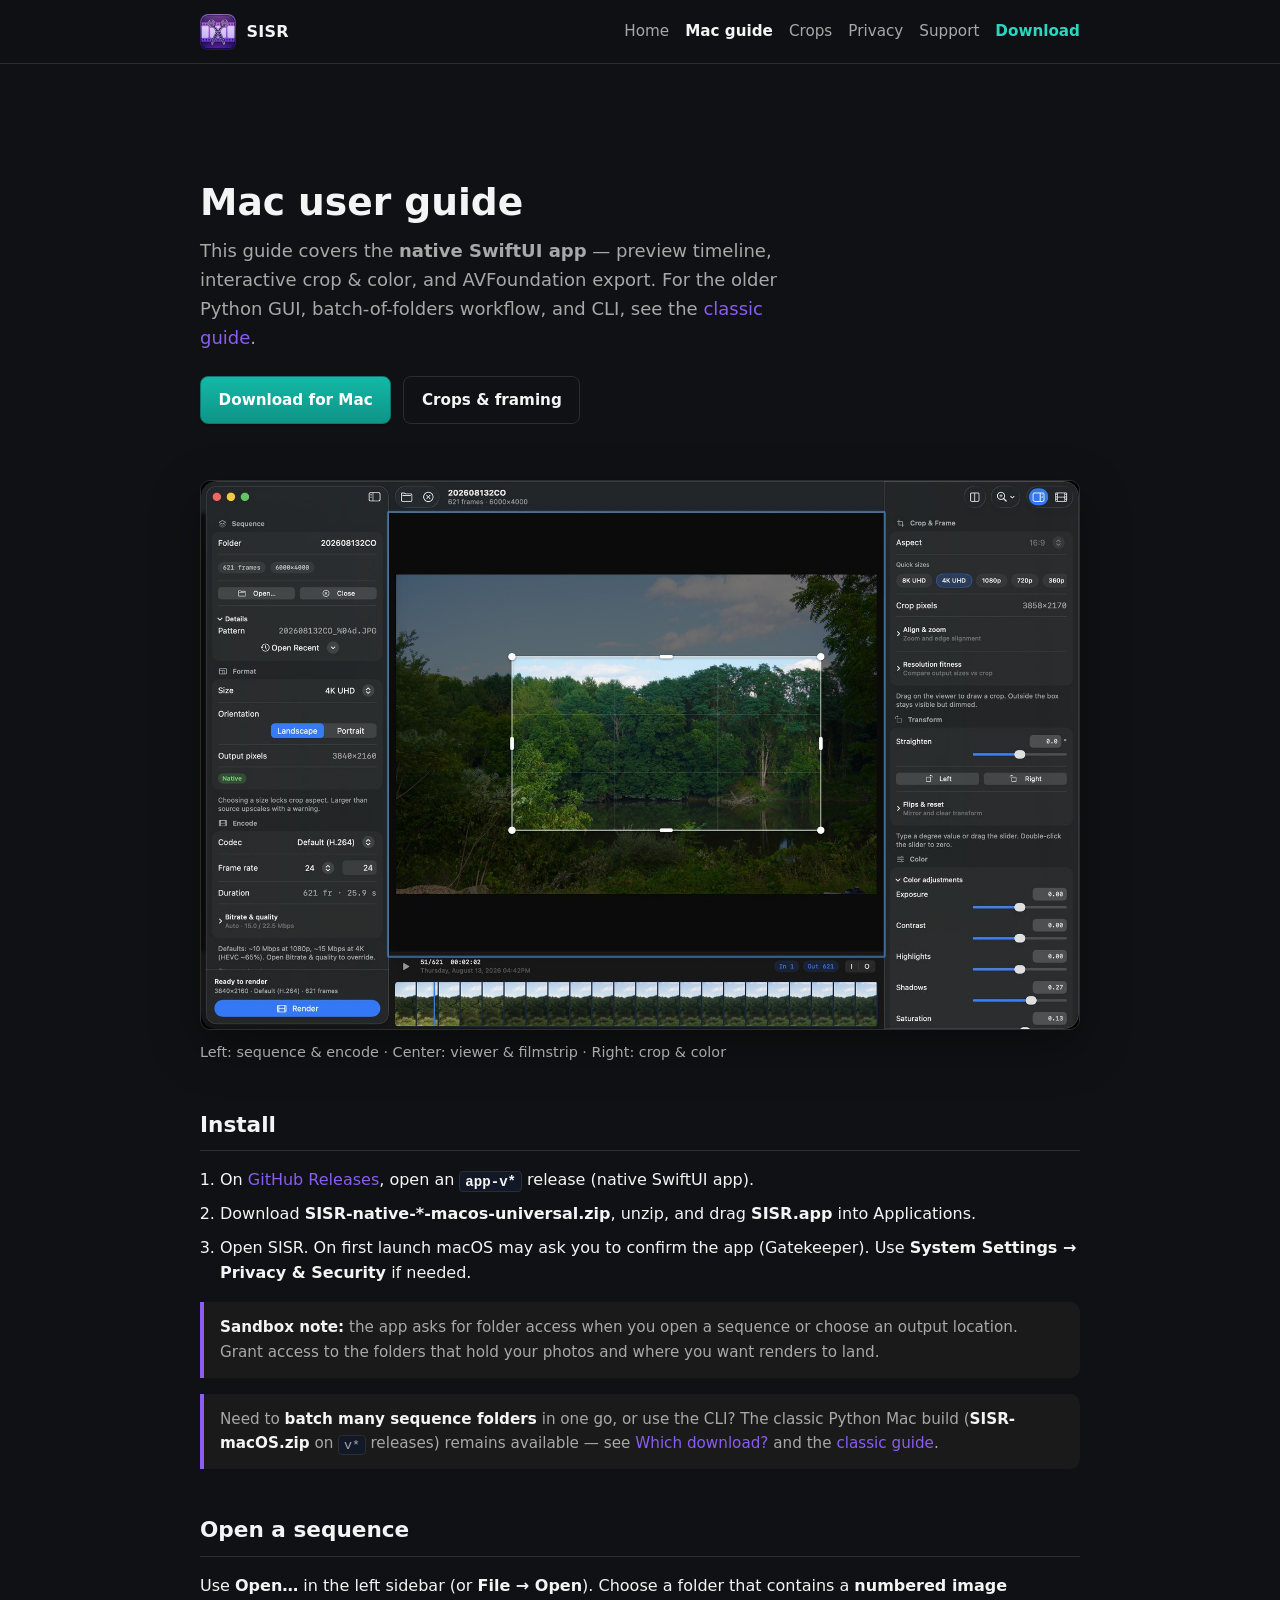
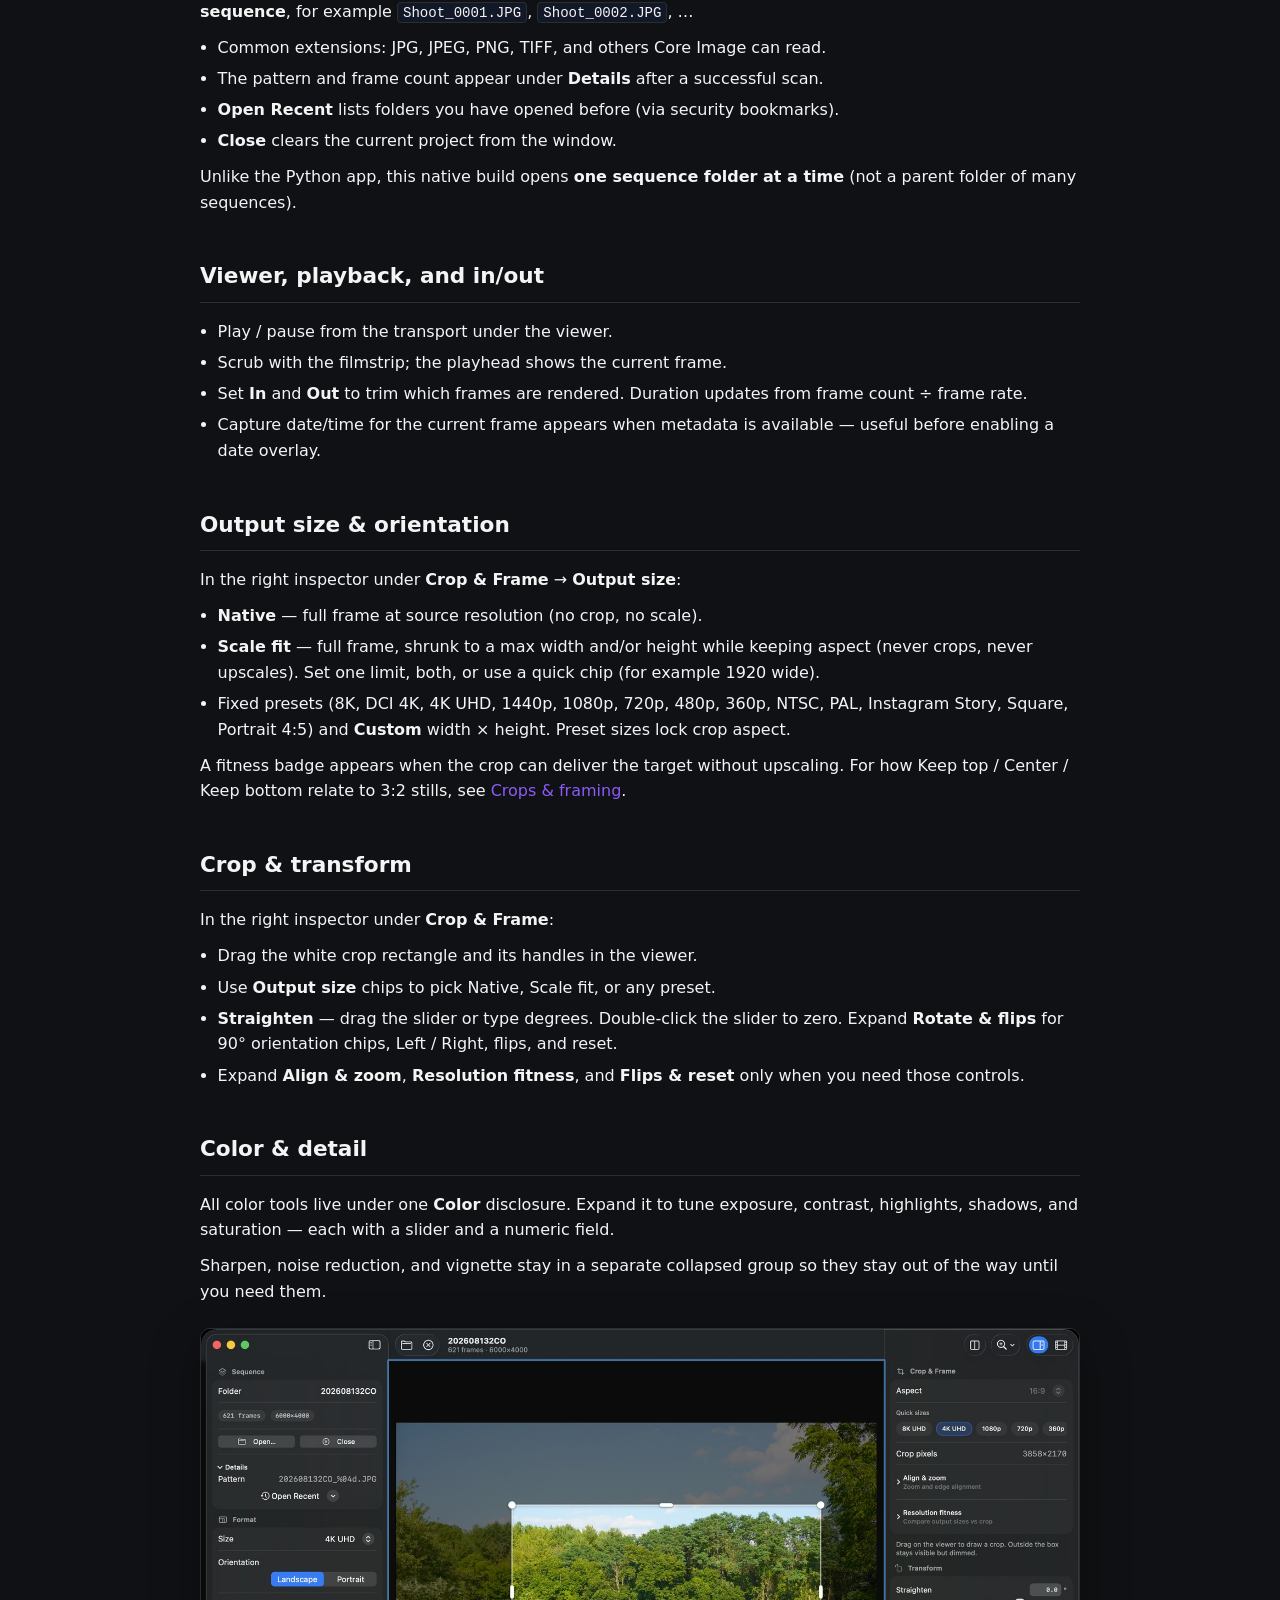
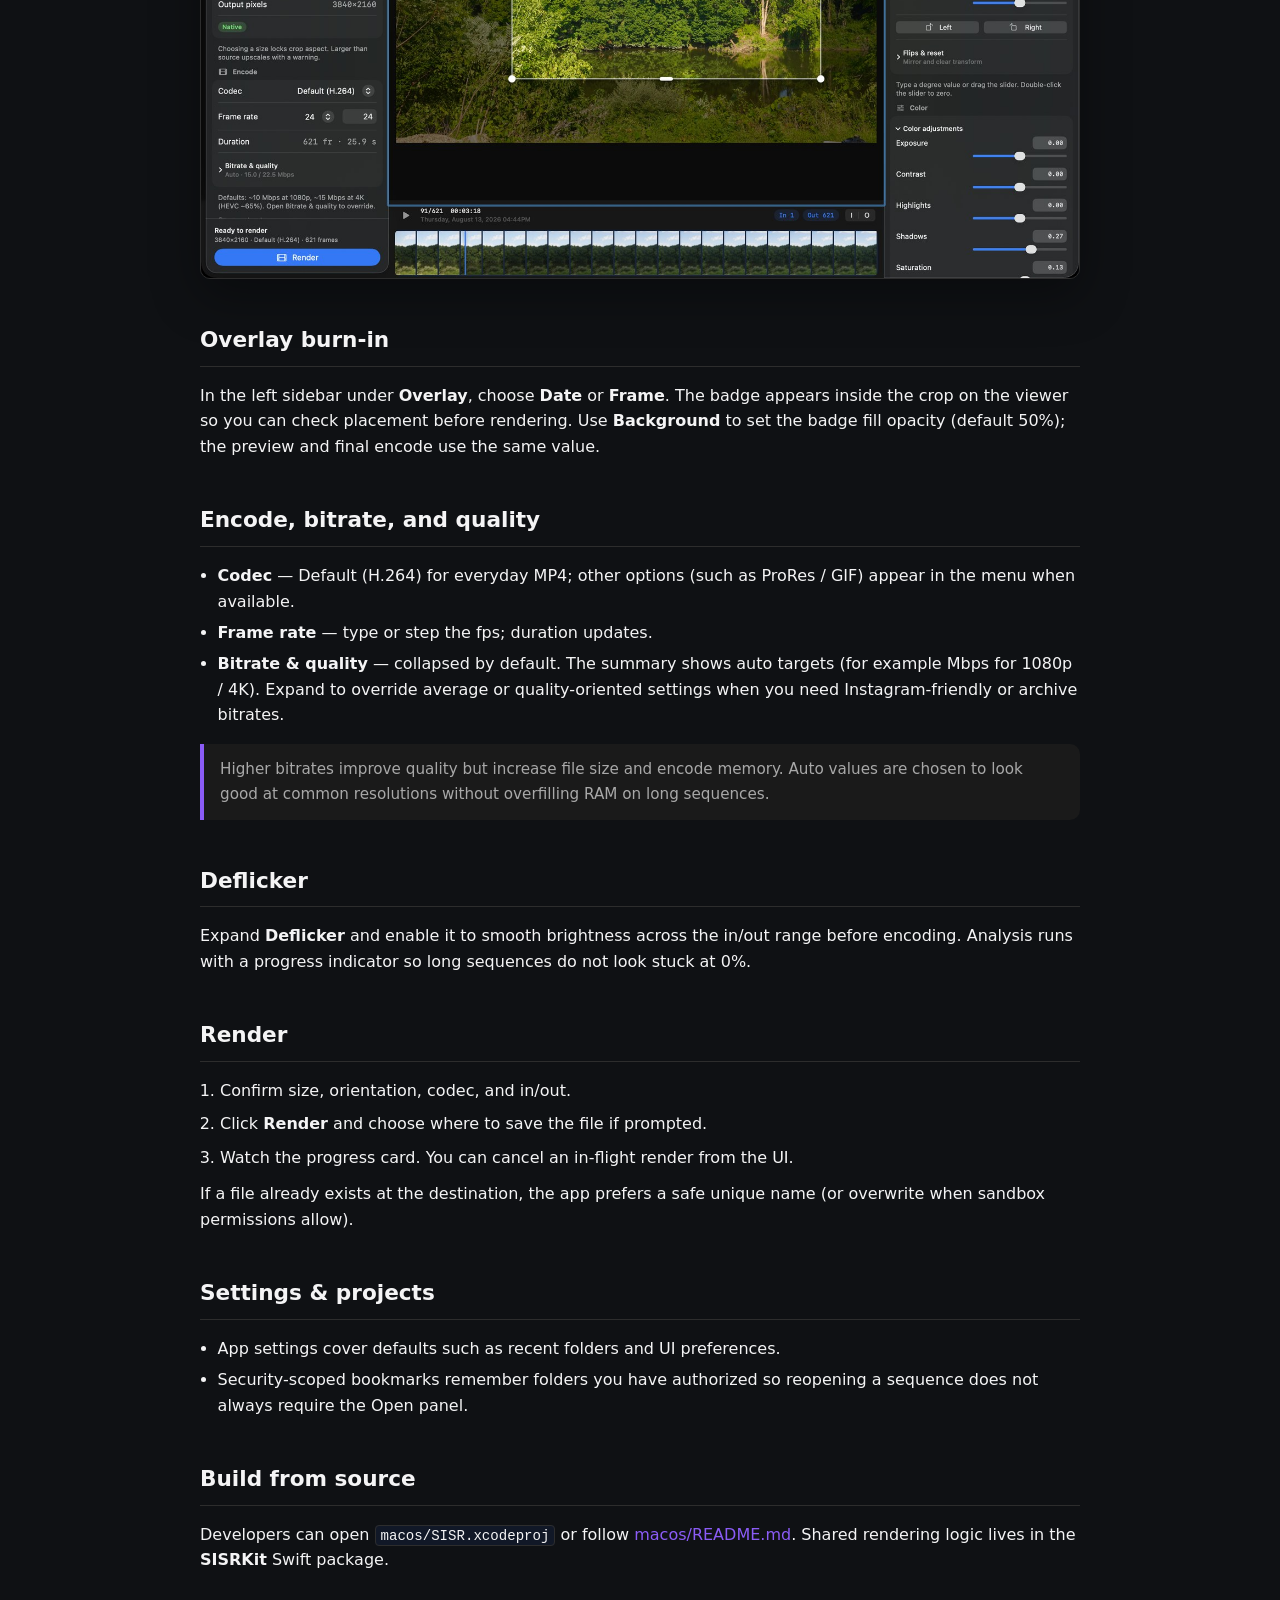
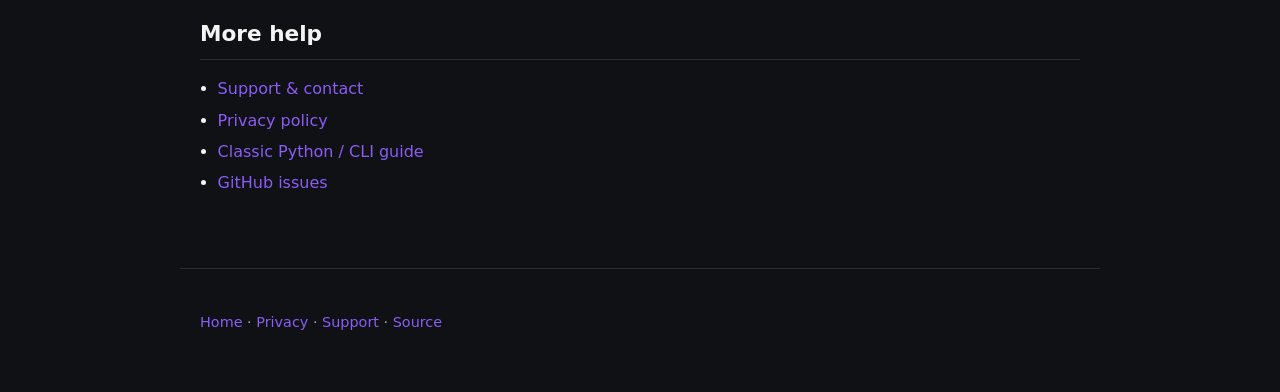
<file: docs/macos-guide.html>
<!DOCTYPE html>
<html lang="en">
  <head>
    <meta charset="utf-8" />
    <meta name="viewport" content="width=device-width, initial-scale=1" />
    <title>Mac user guide — SISR</title>
    <meta
      name="description"
      content="How to use the native SISR Mac app: open a sequence, preview, crop, color, bitrate, deflicker, and render MP4, MOV, or GIF."
    />
    <link rel="icon" type="image/png" sizes="32x32" href="assets/favicon-32.png" />
    <link rel="apple-touch-icon" href="assets/icon-128.png" />
    <link rel="stylesheet" href="assets/style.css" />
  </head>
  <body>
    <header class="site-header">
      <div class="site-header__inner">
        <a class="brand" href="index.html" aria-label="SISR home">
          <img
            class="brand__logo"
            src="assets/icon-128.png"
            width="36"
            height="36"
            alt=""
            decoding="async"
          />
          <span>SISR</span>
        </a>
        <nav class="nav" aria-label="Primary">
          <a href="index.html">Home</a>
          <a href="macos-guide.html" aria-current="page">Mac guide</a>
          <a href="crops.html">Crops</a>
          <a href="privacy.html">Privacy</a>
          <a href="support.html">Support</a>
          <a class="nav__download" href="https://github.com/timelapsetech/sisr/releases"
            >Download</a
          >
        </nav>
      </div>
    </header>

    <main>
      <section class="hero">
        <h1>Mac user guide</h1>
        <p class="lead">
          This guide covers the <strong>native SwiftUI app</strong> — preview timeline,
          interactive crop &amp; color, and AVFoundation export. For the older Python GUI,
          batch-of-folders workflow, and CLI, see the
          <a href="guide.html">classic guide</a>.
        </p>
        <div class="btn-row">
          <a
            class="btn btn--download"
            href="https://github.com/timelapsetech/sisr/releases"
            >Download for Mac</a
          >
          <a class="btn btn--ghost" href="crops.html">Crops &amp; framing</a>
        </div>
      </section>

      <figure class="shot-hero shot-hero--inline">
        <img
          src="assets/screenshots/web-01-workspace.jpg"
          alt="SISR workspace with left sequence panel, center viewer, and right inspector"
          width="1600"
          height="1000"
          decoding="async"
        />
        <figcaption>Left: sequence &amp; encode · Center: viewer &amp; filmstrip · Right: crop &amp; color</figcaption>
      </figure>

      <section id="install">
        <h2>Install</h2>
        <ol class="steps">
          <li>
            On
            <a href="https://github.com/timelapsetech/sisr/releases">GitHub Releases</a>,
            open an <strong><code>app-v*</code></strong> release (native SwiftUI app).
          </li>
          <li>
            Download <strong>SISR-native-*-macos-universal.zip</strong>, unzip, and drag
            <strong>SISR.app</strong> into Applications.
          </li>
          <li>
            Open SISR. On first launch macOS may ask you to confirm the app (Gatekeeper).
            Use <strong>System Settings → Privacy &amp; Security</strong> if needed.
          </li>
        </ol>
        <p class="callout">
          <strong>Sandbox note:</strong> the app asks for folder access when you open a
          sequence or choose an output location. Grant access to the folders that hold your
          photos and where you want renders to land.
        </p>
        <p class="callout">
          Need to <strong>batch many sequence folders</strong> in one go, or use the CLI?
          The classic Python Mac build (<strong>SISR-macOS.zip</strong> on
          <code>v*</code> releases) remains available — see
          <a href="index.html#downloads">Which download?</a> and the
          <a href="guide.html">classic guide</a>.
        </p>
      </section>

      <section id="open">
        <h2>Open a sequence</h2>
        <p>
          Use <strong>Open…</strong> in the left sidebar (or <strong>File → Open</strong>).
          Choose a folder that contains a <strong>numbered image sequence</strong>, for
          example <code>Shoot_0001.JPG</code>, <code>Shoot_0002.JPG</code>, …
        </p>
        <ul>
          <li>Common extensions: JPG, JPEG, PNG, TIFF, and others Core Image can read.</li>
          <li>
            The pattern and frame count appear under <strong>Details</strong> after a
            successful scan.
          </li>
          <li>
            <strong>Open Recent</strong> lists folders you have opened before (via security
            bookmarks).
          </li>
          <li><strong>Close</strong> clears the current project from the window.</li>
        </ul>
        <p>
          Unlike the Python app, this native build opens <strong>one sequence folder at a
          time</strong> (not a parent folder of many sequences).
        </p>
      </section>

      <section id="viewer">
        <h2>Viewer, playback, and in/out</h2>
        <ul>
          <li>Play / pause from the transport under the viewer.</li>
          <li>Scrub with the filmstrip; the playhead shows the current frame.</li>
          <li>
            Set <strong>In</strong> and <strong>Out</strong> to trim which frames are
            rendered. Duration updates from frame count ÷ frame rate.
          </li>
          <li>
            Capture date/time for the current frame appears when metadata is available —
            useful before enabling a date overlay.
          </li>
        </ul>
      </section>

      <section id="format">
        <h2>Output size &amp; orientation</h2>
        <p>
          In the right inspector under <strong>Crop &amp; Frame</strong> →
          <strong>Output size</strong>:
        </p>
        <ul>
          <li>
            <strong>Native</strong> — full frame at source resolution (no crop, no scale).
          </li>
          <li>
            <strong>Scale fit</strong> — full frame, shrunk to a max width and/or height
            while keeping aspect (never crops, never upscales). Set one limit, both, or use
            a quick chip (for example 1920 wide).
          </li>
          <li>
            Fixed presets (8K, DCI 4K, 4K UHD, 1440p, 1080p, 720p, 480p, 360p, NTSC, PAL,
            Instagram Story, Square, Portrait 4:5) and <strong>Custom</strong> width × height.
            Preset sizes lock crop aspect.
          </li>
        </ul>
        <p>
          A fitness badge appears when the crop can deliver the target without upscaling.
          For how Keep top / Center / Keep bottom relate to 3:2 stills, see
          <a href="crops.html">Crops &amp; framing</a>.
        </p>
      </section>

      <section id="crop">
        <h2>Crop &amp; transform</h2>
        <p>In the right inspector under <strong>Crop &amp; Frame</strong>:</p>
        <ul>
          <li>Drag the white crop rectangle and its handles in the viewer.</li>
          <li>Use <strong>Output size</strong> chips to pick Native, Scale fit, or any preset.</li>
          <li>
            <strong>Straighten</strong> — drag the slider or type degrees. Double-click the
            slider to zero. Expand <strong>Rotate &amp; flips</strong> for 90° orientation
            chips, Left / Right, flips, and reset.
          </li>
          <li>
            Expand <strong>Align &amp; zoom</strong>, <strong>Resolution fitness</strong>,
            and <strong>Flips &amp; reset</strong> only when you need those controls.
          </li>
        </ul>
      </section>

      <section id="color">
        <h2>Color &amp; detail</h2>
        <p>
          All color tools live under one <strong>Color</strong> disclosure.
          Expand it to tune exposure, contrast, highlights, shadows, and saturation — each
          with a slider and a numeric field.
        </p>
        <p>
          Sharpen, noise reduction, and vignette stay in a separate collapsed group so they
          stay out of the way until you need them.
        </p>
        <figure class="shot-hero shot-hero--inline">
          <img
            src="assets/screenshots/web-03-color.jpg"
            alt="Color adjustments expanded in the inspector"
            width="1600"
            height="1000"
            loading="lazy"
            decoding="async"
          />
        </figure>
      </section>

      <section id="overlay">
        <h2>Overlay burn-in</h2>
        <p>
          In the left sidebar under <strong>Overlay</strong>, choose
          <strong>Date</strong> or <strong>Frame</strong>. The badge appears inside the crop
          on the viewer so you can check placement before rendering. Use
          <strong>Background</strong> to set the badge fill opacity (default 50%); the
          preview and final encode use the same value.
        </p>
      </section>

      <section id="encode">
        <h2>Encode, bitrate, and quality</h2>
        <ul>
          <li>
            <strong>Codec</strong> — Default (H.264) for everyday MP4; other options (such as
            ProRes / GIF) appear in the menu when available.
          </li>
          <li><strong>Frame rate</strong> — type or step the fps; duration updates.</li>
          <li>
            <strong>Bitrate &amp; quality</strong> — collapsed by default. The summary shows
            auto targets (for example Mbps for 1080p / 4K). Expand to override average or
            quality-oriented settings when you need Instagram-friendly or archive bitrates.
          </li>
        </ul>
        <p class="callout">
          Higher bitrates improve quality but increase file size and encode memory. Auto
          values are chosen to look good at common resolutions without overfilling RAM on
          long sequences.
        </p>
      </section>

      <section id="deflicker">
        <h2>Deflicker</h2>
        <p>
          Expand <strong>Deflicker</strong> and enable it to smooth brightness
          across the in/out range before encoding. Analysis runs with a progress indicator
          so long sequences do not look stuck at 0%.
        </p>
      </section>

      <section id="render">
        <h2>Render</h2>
        <ol class="steps">
          <li>Confirm size, orientation, codec, and in/out.</li>
          <li>Click <strong>Render</strong> and choose where to save the file if prompted.</li>
          <li>
            Watch the progress card. You can cancel an in-flight render from the UI.
          </li>
        </ol>
        <p>
          If a file already exists at the destination, the app prefers a safe unique name
          (or overwrite when sandbox permissions allow).
        </p>
      </section>

      <section id="settings">
        <h2>Settings &amp; projects</h2>
        <ul>
          <li>App settings cover defaults such as recent folders and UI preferences.</li>
          <li>
            Security-scoped bookmarks remember folders you have authorized so reopening a
            sequence does not always require the Open panel.
          </li>
        </ul>
      </section>

      <section id="build">
        <h2>Build from source</h2>
        <p>
          Developers can open <code>macos/SISR.xcodeproj</code> or follow
          <a href="https://github.com/timelapsetech/sisr/blob/main/macos/README.md"
            >macos/README.md</a
          >. Shared rendering logic lives in the <strong>SISRKit</strong> Swift package.
        </p>
      </section>

      <section id="help-more">
        <h2>More help</h2>
        <ul>
          <li><a href="support.html">Support &amp; contact</a></li>
          <li><a href="privacy.html">Privacy policy</a></li>
          <li><a href="guide.html">Classic Python / CLI guide</a></li>
          <li>
            <a href="https://github.com/timelapsetech/sisr/issues">GitHub issues</a>
          </li>
        </ul>
      </section>
    </main>

    <footer class="site-footer">
      <p>
        <a href="index.html">Home</a>
        ·
        <a href="privacy.html">Privacy</a>
        ·
        <a href="support.html">Support</a>
        ·
        <a href="https://github.com/timelapsetech/sisr">Source</a>
      </p>
    </footer>
  </body>
</html>
</file>
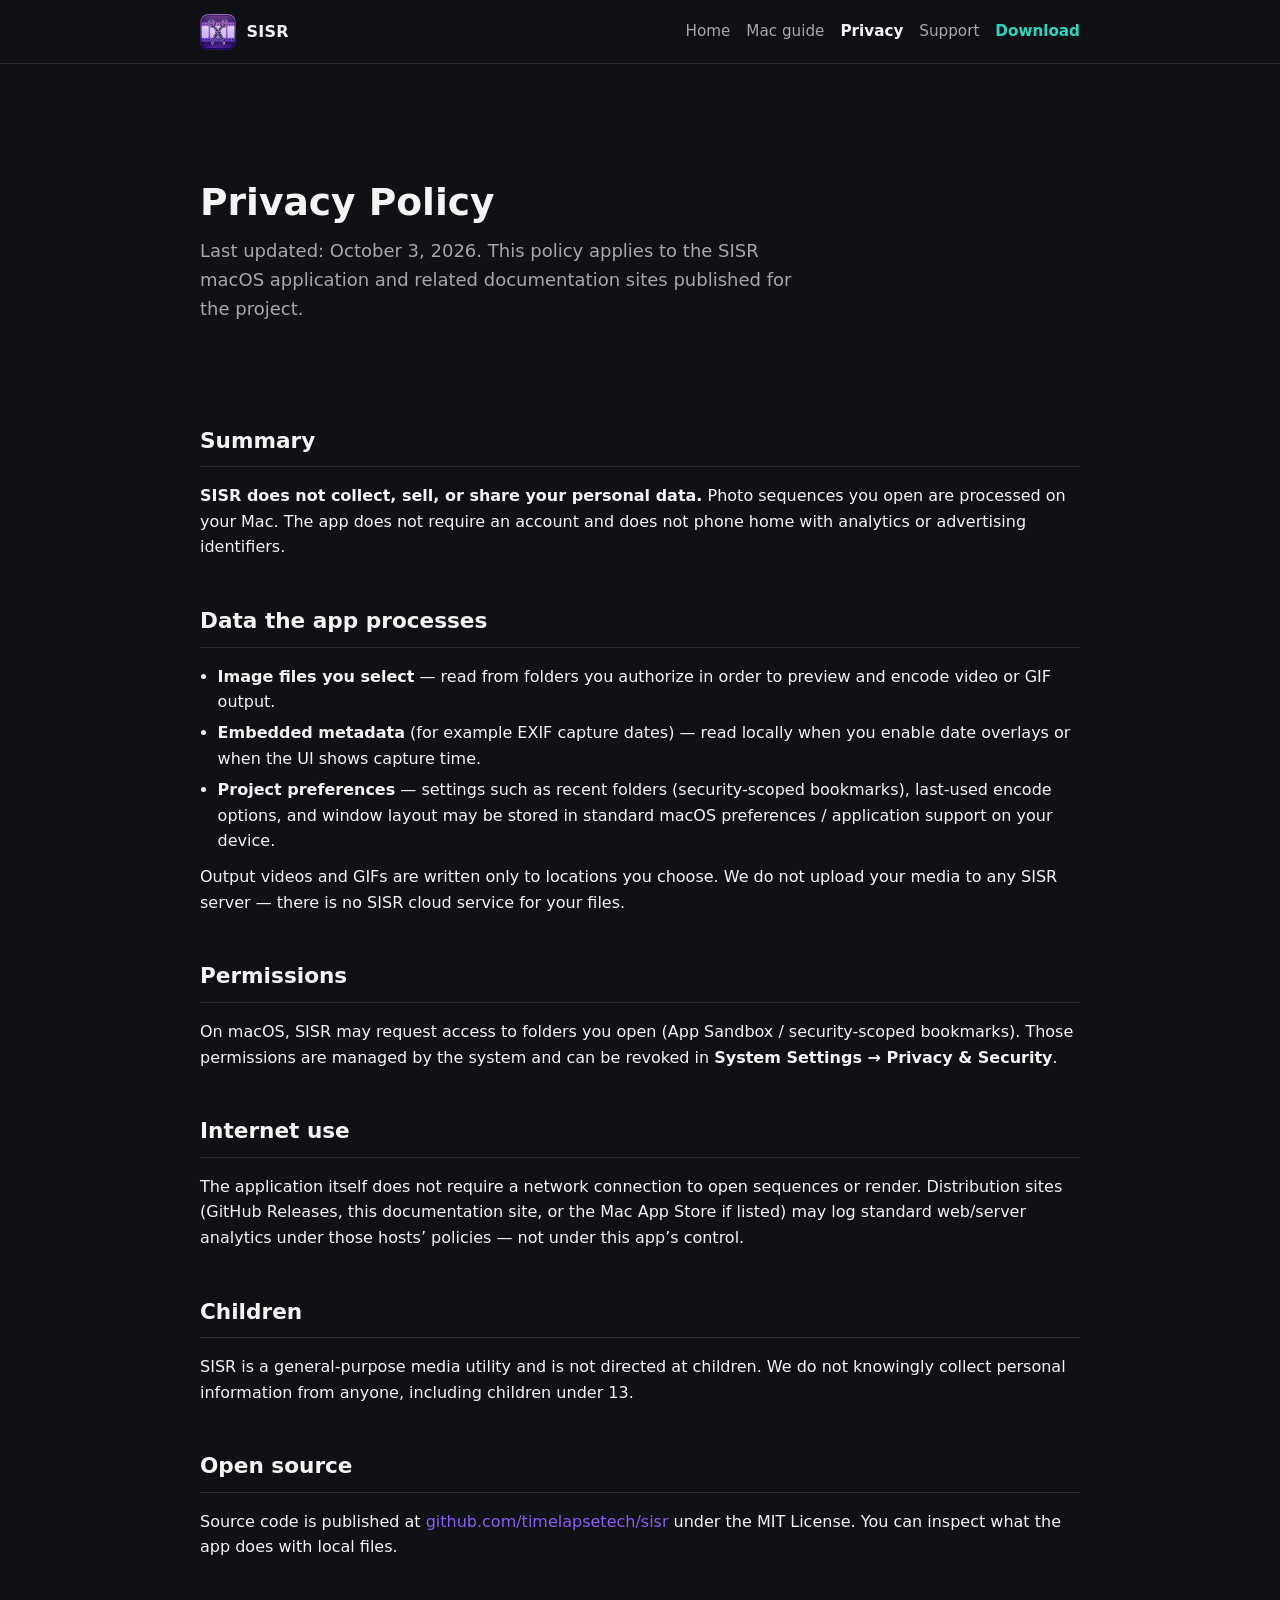
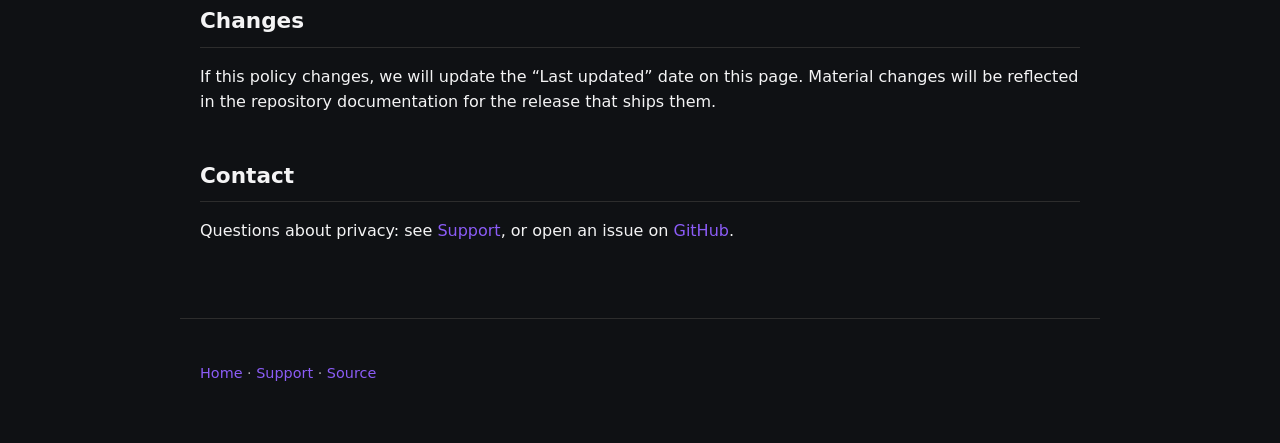
<file: docs/privacy.html>
<!DOCTYPE html>
<html lang="en">
  <head>
    <meta charset="utf-8" />
    <meta name="viewport" content="width=device-width, initial-scale=1" />
    <title>Privacy Policy — SISR</title>
    <meta
      name="description"
      content="Privacy policy for SISR (Simple Image Sequence Renderer). The Mac app processes your photos on your device and does not collect personal data."
    />
    <link rel="icon" type="image/png" sizes="32x32" href="assets/favicon-32.png" />
    <link rel="apple-touch-icon" href="assets/icon-128.png" />
    <link rel="stylesheet" href="assets/style.css" />
  </head>
  <body>
    <header class="site-header">
      <div class="site-header__inner">
        <a class="brand" href="index.html" aria-label="SISR home">
          <img
            class="brand__logo"
            src="assets/icon-128.png"
            width="36"
            height="36"
            alt=""
            decoding="async"
          />
          <span>SISR</span>
        </a>
        <nav class="nav" aria-label="Primary">
          <a href="index.html">Home</a>
          <a href="macos-guide.html">Mac guide</a>
          <a href="privacy.html" aria-current="page">Privacy</a>
          <a href="support.html">Support</a>
          <a class="nav__download" href="https://github.com/timelapsetech/sisr/releases"
            >Download</a
          >
        </nav>
      </div>
    </header>

    <main>
      <section class="hero">
        <h1>Privacy Policy</h1>
        <p class="lead">
          Last updated: October 3, 2026. This policy applies to the SISR macOS application
          and related documentation sites published for the project.
        </p>
      </section>

      <section>
        <h2>Summary</h2>
        <p>
          <strong>SISR does not collect, sell, or share your personal data.</strong> Photo
          sequences you open are processed on your Mac. The app does not require an account
          and does not phone home with analytics or advertising identifiers.
        </p>
      </section>

      <section>
        <h2>Data the app processes</h2>
        <ul>
          <li>
            <strong>Image files you select</strong> — read from folders you authorize in
            order to preview and encode video or GIF output.
          </li>
          <li>
            <strong>Embedded metadata</strong> (for example EXIF capture dates) — read
            locally when you enable date overlays or when the UI shows capture time.
          </li>
          <li>
            <strong>Project preferences</strong> — settings such as recent folders
            (security-scoped bookmarks), last-used encode options, and window layout may be
            stored in standard macOS preferences / application support on your device.
          </li>
        </ul>
        <p>
          Output videos and GIFs are written only to locations you choose. We do not upload
          your media to any SISR server — there is no SISR cloud service for your files.
        </p>
      </section>

      <section>
        <h2>Permissions</h2>
        <p>
          On macOS, SISR may request access to folders you open (App Sandbox /
          security-scoped bookmarks). Those permissions are managed by the system and can be
          revoked in <strong>System Settings → Privacy &amp; Security</strong>.
        </p>
      </section>

      <section>
        <h2>Internet use</h2>
        <p>
          The application itself does not require a network connection to open sequences or
          render. Distribution sites (GitHub Releases, this documentation site, or the Mac
          App Store if listed) may log standard web/server analytics under those hosts’
          policies — not under this app’s control.
        </p>
      </section>

      <section>
        <h2>Children</h2>
        <p>
          SISR is a general-purpose media utility and is not directed at children. We do not
          knowingly collect personal information from anyone, including children under 13.
        </p>
      </section>

      <section>
        <h2>Open source</h2>
        <p>
          Source code is published at
          <a href="https://github.com/timelapsetech/sisr">github.com/timelapsetech/sisr</a>
          under the MIT License. You can inspect what the app does with local files.
        </p>
      </section>

      <section>
        <h2>Changes</h2>
        <p>
          If this policy changes, we will update the “Last updated” date on this page. Material
          changes will be reflected in the repository documentation for the release that
          ships them.
        </p>
      </section>

      <section>
        <h2>Contact</h2>
        <p>
          Questions about privacy: see <a href="support.html">Support</a>, or open an issue
          on
          <a href="https://github.com/timelapsetech/sisr/issues">GitHub</a>.
        </p>
      </section>
    </main>

    <footer class="site-footer">
      <p>
        <a href="index.html">Home</a>
        ·
        <a href="support.html">Support</a>
        ·
        <a href="https://github.com/timelapsetech/sisr">Source</a>
      </p>
    </footer>
  </body>
</html>
</file>
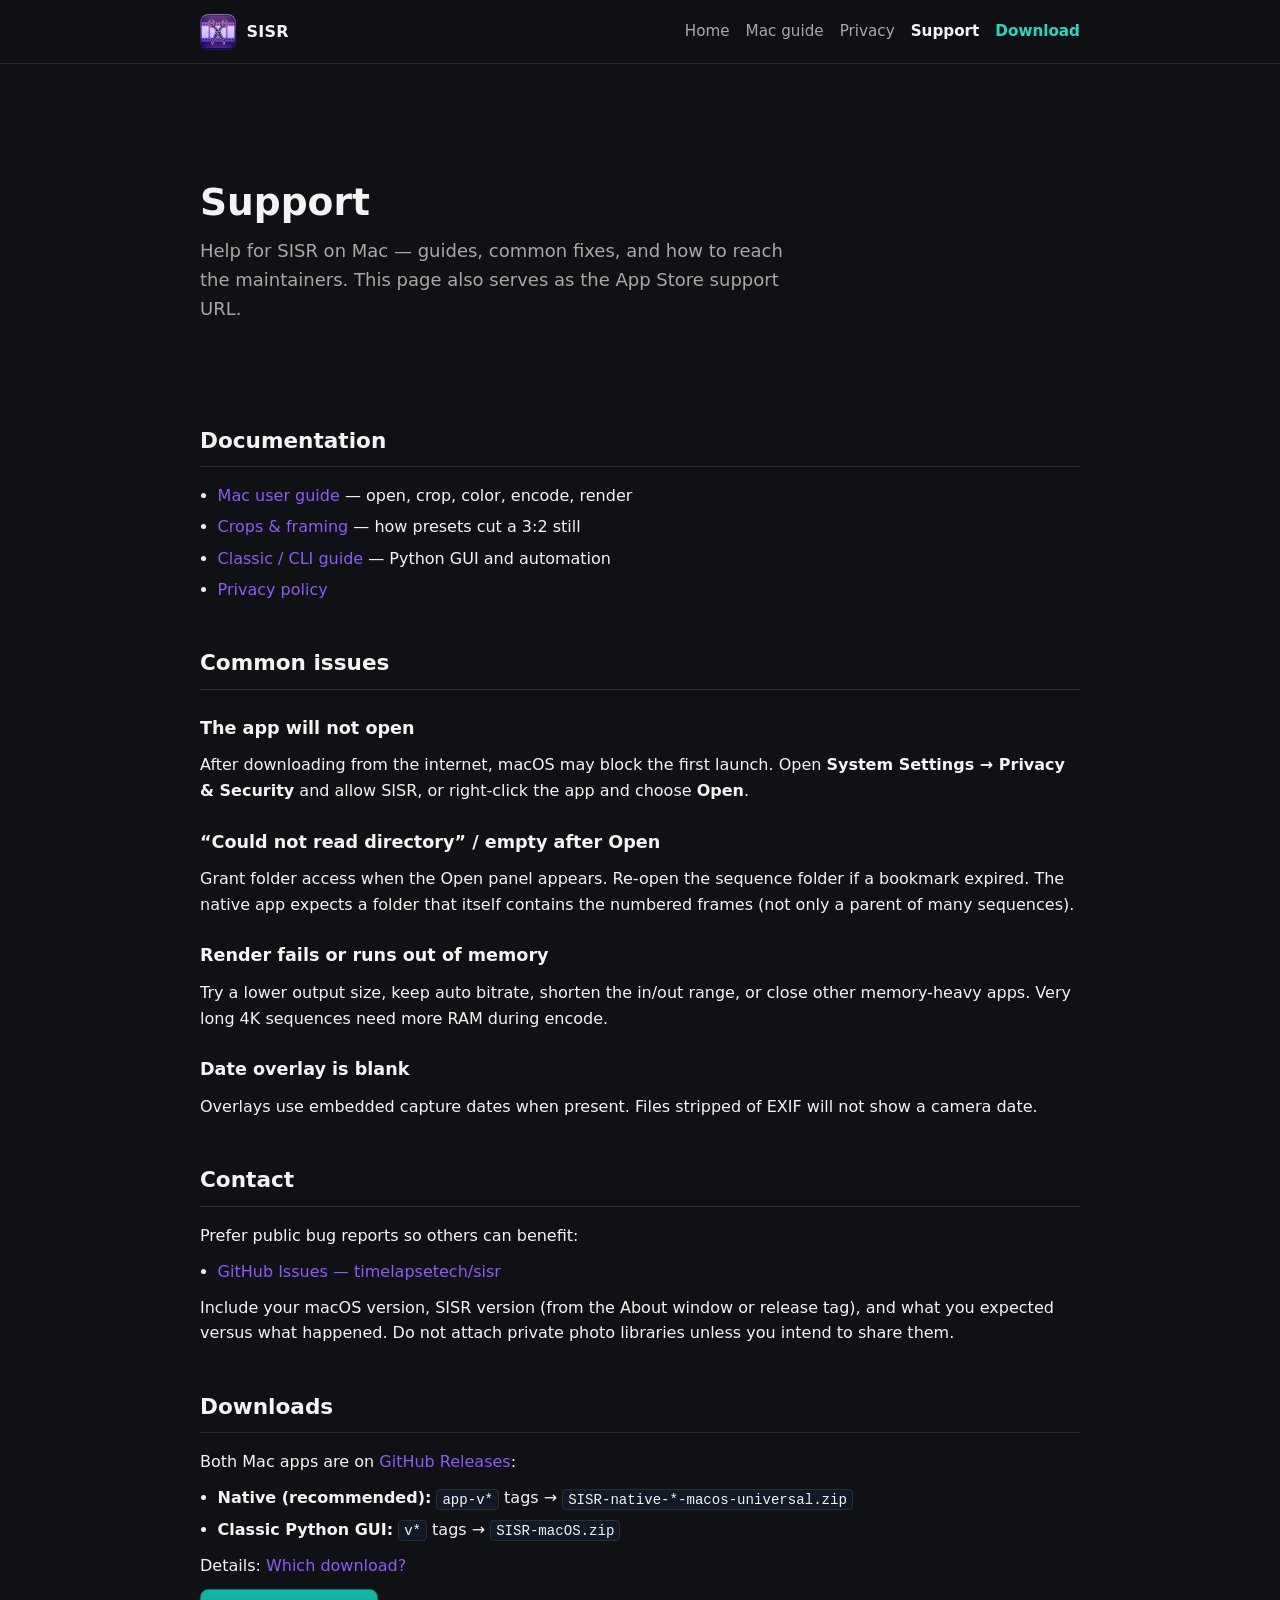
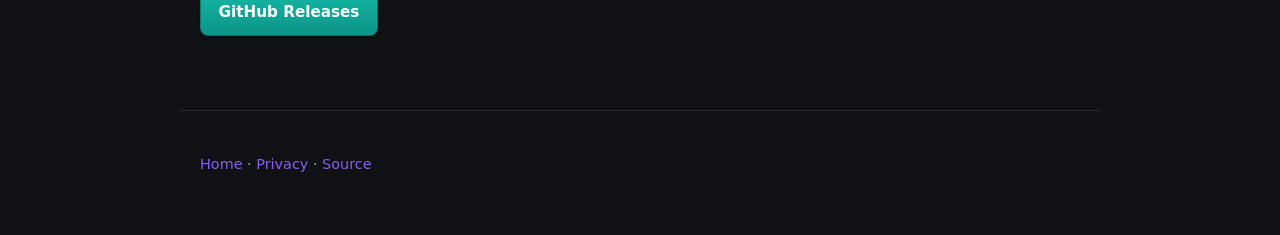
<file: docs/support.html>
<!DOCTYPE html>
<html lang="en">
  <head>
    <meta charset="utf-8" />
    <meta name="viewport" content="width=device-width, initial-scale=1" />
    <title>Support — SISR</title>
    <meta
      name="description"
      content="Get help with SISR for Mac: user guide links, common issues, and how to contact the maintainers."
    />
    <link rel="icon" type="image/png" sizes="32x32" href="assets/favicon-32.png" />
    <link rel="apple-touch-icon" href="assets/icon-128.png" />
    <link rel="stylesheet" href="assets/style.css" />
  </head>
  <body>
    <header class="site-header">
      <div class="site-header__inner">
        <a class="brand" href="index.html" aria-label="SISR home">
          <img
            class="brand__logo"
            src="assets/icon-128.png"
            width="36"
            height="36"
            alt=""
            decoding="async"
          />
          <span>SISR</span>
        </a>
        <nav class="nav" aria-label="Primary">
          <a href="index.html">Home</a>
          <a href="macos-guide.html">Mac guide</a>
          <a href="privacy.html">Privacy</a>
          <a href="support.html" aria-current="page">Support</a>
          <a class="nav__download" href="https://github.com/timelapsetech/sisr/releases"
            >Download</a
          >
        </nav>
      </div>
    </header>

    <main>
      <section class="hero">
        <h1>Support</h1>
        <p class="lead">
          Help for SISR on Mac — guides, common fixes, and how to reach the maintainers.
          This page also serves as the App Store support URL.
        </p>
      </section>

      <section>
        <h2>Documentation</h2>
        <ul>
          <li><a href="macos-guide.html">Mac user guide</a> — open, crop, color, encode, render</li>
          <li><a href="crops.html">Crops &amp; framing</a> — how presets cut a 3:2 still</li>
          <li><a href="guide.html">Classic / CLI guide</a> — Python GUI and automation</li>
          <li><a href="privacy.html">Privacy policy</a></li>
        </ul>
      </section>

      <section>
        <h2>Common issues</h2>
        <h3>The app will not open</h3>
        <p>
          After downloading from the internet, macOS may block the first launch. Open
          <strong>System Settings → Privacy &amp; Security</strong> and allow SISR, or
          right-click the app and choose <strong>Open</strong>.
        </p>
        <h3>“Could not read directory” / empty after Open</h3>
        <p>
          Grant folder access when the Open panel appears. Re-open the sequence folder if a
          bookmark expired. The native app expects a folder that itself contains the
          numbered frames (not only a parent of many sequences).
        </p>
        <h3>Render fails or runs out of memory</h3>
        <p>
          Try a lower output size, keep auto bitrate, shorten the in/out range, or close
          other memory-heavy apps. Very long 4K sequences need more RAM during encode.
        </p>
        <h3>Date overlay is blank</h3>
        <p>
          Overlays use embedded capture dates when present. Files stripped of EXIF will not
          show a camera date.
        </p>
      </section>

      <section>
        <h2>Contact</h2>
        <p>
          Prefer public bug reports so others can benefit:
        </p>
        <ul>
          <li>
            <a href="https://github.com/timelapsetech/sisr/issues"
              >GitHub Issues — timelapsetech/sisr</a
            >
          </li>
        </ul>
        <p>
          Include your macOS version, SISR version (from the About window or release tag),
          and what you expected versus what happened. Do not attach private photo libraries
          unless you intend to share them.
        </p>
      </section>

      <section>
        <h2>Downloads</h2>
        <p>
          Both Mac apps are on
          <a href="https://github.com/timelapsetech/sisr/releases">GitHub Releases</a>:
        </p>
        <ul>
          <li>
            <strong>Native (recommended):</strong>
            <code>app-v*</code> tags → <code>SISR-native-*-macos-universal.zip</code>
          </li>
          <li>
            <strong>Classic Python GUI:</strong>
            <code>v*</code> tags → <code>SISR-macOS.zip</code>
          </li>
        </ul>
        <p>
          Details:
          <a href="index.html#downloads">Which download?</a>
        </p>
        <p>
          <a class="btn btn--download" href="https://github.com/timelapsetech/sisr/releases"
            >GitHub Releases</a
          >
        </p>
      </section>
    </main>

    <footer class="site-footer">
      <p>
        <a href="index.html">Home</a>
        ·
        <a href="privacy.html">Privacy</a>
        ·
        <a href="https://github.com/timelapsetech/sisr">Source</a>
      </p>
    </footer>
  </body>
</html>
</file>
<file: docs/assets/style.css>
/* SISR GitHub Pages — accents follow the purple app icon */
:root {
  --bg: #0f1114;
  --surface: #1a1a1a;
  --border: #2d2d2d;
  --text: #f4f4f5;
  --muted: #a8a8a8;
  --accent: #8b5cf6;
  --accent-dim: #7c3aed;
  --danger: #f87171;
  --ok: #34d399;
  --font: "Segoe UI", system-ui, -apple-system, sans-serif;
  --mono: ui-monospace, "Cascadia Code", "SF Mono", Menlo, monospace;
  --radius: 10px;
  --max: 920px;
  --max-wide: 1100px;
}

*,
*::before,
*::after {
  box-sizing: border-box;
}

html {
  scroll-behavior: smooth;
}

body {
  margin: 0;
  font-family: var(--font);
  background: var(--bg);
  color: var(--text);
  line-height: 1.6;
}

a {
  color: var(--accent);
  text-decoration: none;
}

a:hover {
  text-decoration: underline;
}

.site-header {
  position: sticky;
  top: 0;
  z-index: 50;
  background: rgba(15, 17, 20, 0.92);
  backdrop-filter: blur(10px);
  border-bottom: 1px solid var(--border);
}

.site-header__inner {
  max-width: var(--max);
  margin: 0 auto;
  padding: 0.85rem 1.25rem;
  display: flex;
  align-items: center;
  justify-content: space-between;
  gap: 1rem;
}

.brand {
  display: flex;
  align-items: center;
  gap: 0.65rem;
  font-weight: 700;
  letter-spacing: 0.02em;
  color: var(--text);
  text-decoration: none;
}

.brand:hover {
  text-decoration: none;
  color: var(--text);
}

.brand__logo {
  width: 36px;
  height: 36px;
  display: block;
  flex-shrink: 0;
  object-fit: contain;
}

.hero__logo-wrap {
  margin: 0 0 1rem;
}

.hero__logo {
  width: 96px;
  height: 96px;
  display: block;
  object-fit: contain;
  filter: drop-shadow(0 12px 28px rgba(88, 28, 135, 0.45));
}

.nav {
  display: flex;
  flex-wrap: wrap;
  gap: 0.5rem 1rem;
  font-size: 0.95rem;
}

.nav a {
  color: var(--muted);
}

.nav a:hover {
  color: var(--text);
}

.nav a.nav__download {
  color: #2dd4bf;
  font-weight: 600;
}

.nav a.nav__download:hover {
  color: #5eead4;
}

main {
  max-width: var(--max);
  margin: 0 auto;
  padding: 2rem 1.25rem 4rem;
}

.hero {
  padding: 2.5rem 0 2rem;
}

.hero h1 {
  font-size: clamp(1.75rem, 4vw, 2.35rem);
  line-height: 1.2;
  margin: 0 0 0.75rem;
  font-weight: 800;
}

.lead {
  font-size: 1.125rem;
  color: var(--muted);
  max-width: 52ch;
  margin: 0 0 1.5rem;
}

.btn-row {
  display: flex;
  flex-wrap: wrap;
  gap: 0.75rem;
  align-items: center;
}

.download-hint {
  margin: 0.65rem 0 0;
  font-size: 0.88rem;
  color: var(--muted);
  max-width: 52ch;
}

.get-started-advanced {
  margin: 1.25rem 0 0;
  font-size: 0.95rem;
  color: var(--muted);
  max-width: 60ch;
}

.download-inline {
  margin: 1rem 0 0;
  display: flex;
  flex-wrap: wrap;
  gap: 0.75rem;
  align-items: center;
}

.download-inline .download-hint {
  margin: 0;
  flex: 1;
  min-width: min(100%, 16rem);
}

.btn {
  display: inline-flex;
  align-items: center;
  justify-content: center;
  padding: 0.65rem 1.1rem;
  border-radius: 8px;
  font-weight: 600;
  font-size: 0.95rem;
  border: 1px solid transparent;
  cursor: pointer;
  text-decoration: none;
}

.btn:hover {
  text-decoration: none;
}

.btn--primary {
  background: var(--accent);
  color: #fff;
}

.btn--primary:hover {
  background: var(--accent-dim);
  color: #fff;
}

.btn--download {
  background: linear-gradient(180deg, #14b8a6 0%, #0d9488 100%);
  color: #fff;
  border-color: #0f766e;
  box-shadow: 0 1px 2px rgba(0, 0, 0, 0.35);
}

.btn--download:hover {
  background: linear-gradient(180deg, #2dd4bf 0%, #14b8a6 100%);
  color: #fff;
}

.btn--ghost {
  background: transparent;
  border-color: var(--border);
  color: var(--text);
}

.btn--ghost:hover {
  border-color: var(--accent);
  color: var(--text);
}

section {
  margin-top: 2.75rem;
}

section h2 {
  font-size: 1.35rem;
  margin: 0 0 1rem;
  padding-bottom: 0.5rem;
  border-bottom: 1px solid var(--border);
}

section h3 {
  font-size: 1.1rem;
  margin: 1.5rem 0 0.5rem;
}

p {
  margin: 0.65rem 0;
}

ul {
  margin: 0.5rem 0 0.5rem 1.1rem;
  padding: 0;
}

li {
  margin: 0.35rem 0;
}

.card-grid {
  display: grid;
  gap: 1rem;
  grid-template-columns: repeat(auto-fit, minmax(240px, 1fr));
}

.card {
  background: var(--surface);
  border: 1px solid var(--border);
  border-radius: var(--radius);
  padding: 1.1rem 1.15rem;
}

.card h3 {
  margin-top: 0;
  font-size: 1.05rem;
}

.card p {
  color: var(--muted);
  font-size: 0.95rem;
  margin: 0.5rem 0 0;
}

.card--accent {
  border-color: #0f766e;
  box-shadow: inset 0 0 0 1px rgba(45, 212, 191, 0.15);
}

.card__eyebrow {
  margin: 0 0 0.35rem;
  font-size: 0.72rem;
  font-weight: 700;
  letter-spacing: 0.08em;
  text-transform: uppercase;
  color: #2dd4bf;
}

.card__list {
  margin: 0.75rem 0 0 1.1rem;
  padding: 0;
  color: var(--muted);
  font-size: 0.9rem;
}

.card__list li {
  margin: 0.3rem 0;
}

.card__actions {
  margin: 1rem 0 0;
  display: flex;
  flex-wrap: wrap;
  gap: 0.65rem;
}

.callout {
  border-left: 4px solid var(--accent);
  background: var(--surface);
  padding: 0.85rem 1rem;
  border-radius: 0 var(--radius) var(--radius) 0;
  margin: 1rem 0;
  color: var(--muted);
  font-size: 0.95rem;
}

.callout strong {
  color: var(--text);
}

table {
  width: 100%;
  border-collapse: collapse;
  font-size: 0.92rem;
  margin: 1rem 0;
}

th,
td {
  border: 1px solid var(--border);
  padding: 0.55rem 0.65rem;
  text-align: left;
  vertical-align: top;
}

th {
  background: var(--surface);
  color: var(--muted);
  font-weight: 600;
}

code,
kbd {
  font-family: var(--mono);
  font-size: 0.88em;
  background: #111827;
  padding: 0.12em 0.35em;
  border-radius: 4px;
  border: 1px solid var(--border);
}

pre {
  background: #111827;
  border: 1px solid var(--border);
  border-radius: var(--radius);
  padding: 1rem;
  overflow-x: auto;
  font-size: 0.85rem;
  line-height: 1.45;
}

pre code {
  border: 0;
  padding: 0;
  background: transparent;
}

.figure {
  margin: 1.25rem 0;
  padding: 1rem;
  background: var(--surface);
  border: 1px solid var(--border);
  border-radius: var(--radius);
}

.figure__title {
  font-weight: 700;
  margin: 0 0 0.75rem;
  font-size: 1rem;
}

.figure__caption {
  margin: 0.75rem 0 0;
  font-size: 0.9rem;
  color: var(--muted);
}

.figure__intro {
  margin: 0 0 1rem;
  font-size: 0.95rem;
  color: var(--muted);
}

.diagram-row {
  display: grid;
  gap: 1rem;
  grid-template-columns: repeat(auto-fit, minmax(200px, 1fr));
  align-items: start;
}

.diagram-box {
  text-align: center;
}

.diagram-box svg {
  max-width: 100%;
  height: auto;
  display: block;
  margin: 0 auto;
}

.diagram-label {
  font-size: 0.82rem;
  color: var(--muted);
  margin-top: 0.5rem;
}

.app-map {
  font-size: 0.8rem;
  color: var(--muted);
  display: inline-block;
  margin-top: 0.2rem;
  line-height: 1.45;
}

.badge {
  display: inline-block;
  font-size: 0.72rem;
  font-weight: 700;
  text-transform: uppercase;
  letter-spacing: 0.06em;
  padding: 0.2rem 0.45rem;
  border-radius: 4px;
  background: #1e3a5f;
  color: #93c5fd;
  vertical-align: middle;
}

/* Sample output screenshots (marketing / guide) */
.samples-showcase {
  margin-top: 2.5rem;
}

.samples-showcase__lead {
  color: var(--muted);
  font-size: 1.05rem;
  max-width: 62ch;
  margin: 0 0 1.25rem;
}

.sample-grid {
  display: grid;
  gap: 1.25rem 1.5rem;
  grid-template-columns: repeat(auto-fit, minmax(240px, 1fr));
  align-items: start;
}

.sample-figure {
  margin: 0;
  padding: 0;
}

.sample-figure img {
  width: 100%;
  height: auto;
  display: block;
  border-radius: var(--radius);
  border: 1px solid var(--border);
  background: #111827;
}

.sample-figure figcaption {
  margin: 0.55rem 0 0;
  font-size: 0.88rem;
  color: var(--muted);
  line-height: 1.45;
}

.sample-figure figcaption strong {
  color: var(--text);
  display: block;
  font-size: 0.92rem;
  margin-bottom: 0.2rem;
}

.sample-grid--compact {
  grid-template-columns: repeat(auto-fit, minmax(200px, 1fr));
  max-width: 100%;
}

.sample-realshot {
  margin-top: 1.5rem;
}

.site-footer {
  max-width: var(--max);
  margin: 0 auto;
  padding: 2rem 1.25rem 3rem;
  border-top: 1px solid var(--border);
  color: var(--muted);
  font-size: 0.9rem;
}

.eyebrow {
  margin: 0 0 0.5rem;
  font-size: 0.8rem;
  font-weight: 700;
  letter-spacing: 0.08em;
  text-transform: uppercase;
  color: #2dd4bf;
}

.shot-showcase {
  margin-top: 2.5rem;
}

.shot-hero {
  margin: 0 0 1.25rem;
  padding: 0;
}

.shot-hero--inline {
  margin: 1.5rem 0;
}

.shot-hero img {
  width: 100%;
  height: auto;
  display: block;
  border-radius: var(--radius);
  border: 1px solid var(--border);
  background: #111827;
  box-shadow: 0 16px 48px rgba(0, 0, 0, 0.35);
}

.shot-hero figcaption {
  margin: 0.65rem 0 0;
  font-size: 0.9rem;
  color: var(--muted);
}

.shot-grid {
  display: grid;
  gap: 1rem;
  grid-template-columns: repeat(auto-fit, minmax(220px, 1fr));
}

.shot-card {
  margin: 0;
}

.shot-card img {
  width: 100%;
  height: auto;
  display: block;
  border-radius: var(--radius);
  border: 1px solid var(--border);
  background: #111827;
}

.shot-card figcaption {
  margin: 0.45rem 0 0;
  font-size: 0.85rem;
  color: var(--muted);
}

.steps {
  margin: 0.5rem 0 0.5rem 1.25rem;
  padding: 0;
}

.steps li {
  margin: 0.5rem 0;
}

.nav a[aria-current="page"] {
  color: var(--text);
  font-weight: 600;
}

@media (max-width: 520px) {
  .site-header__inner {
    flex-direction: column;
    align-items: flex-start;
  }
}
</file>
